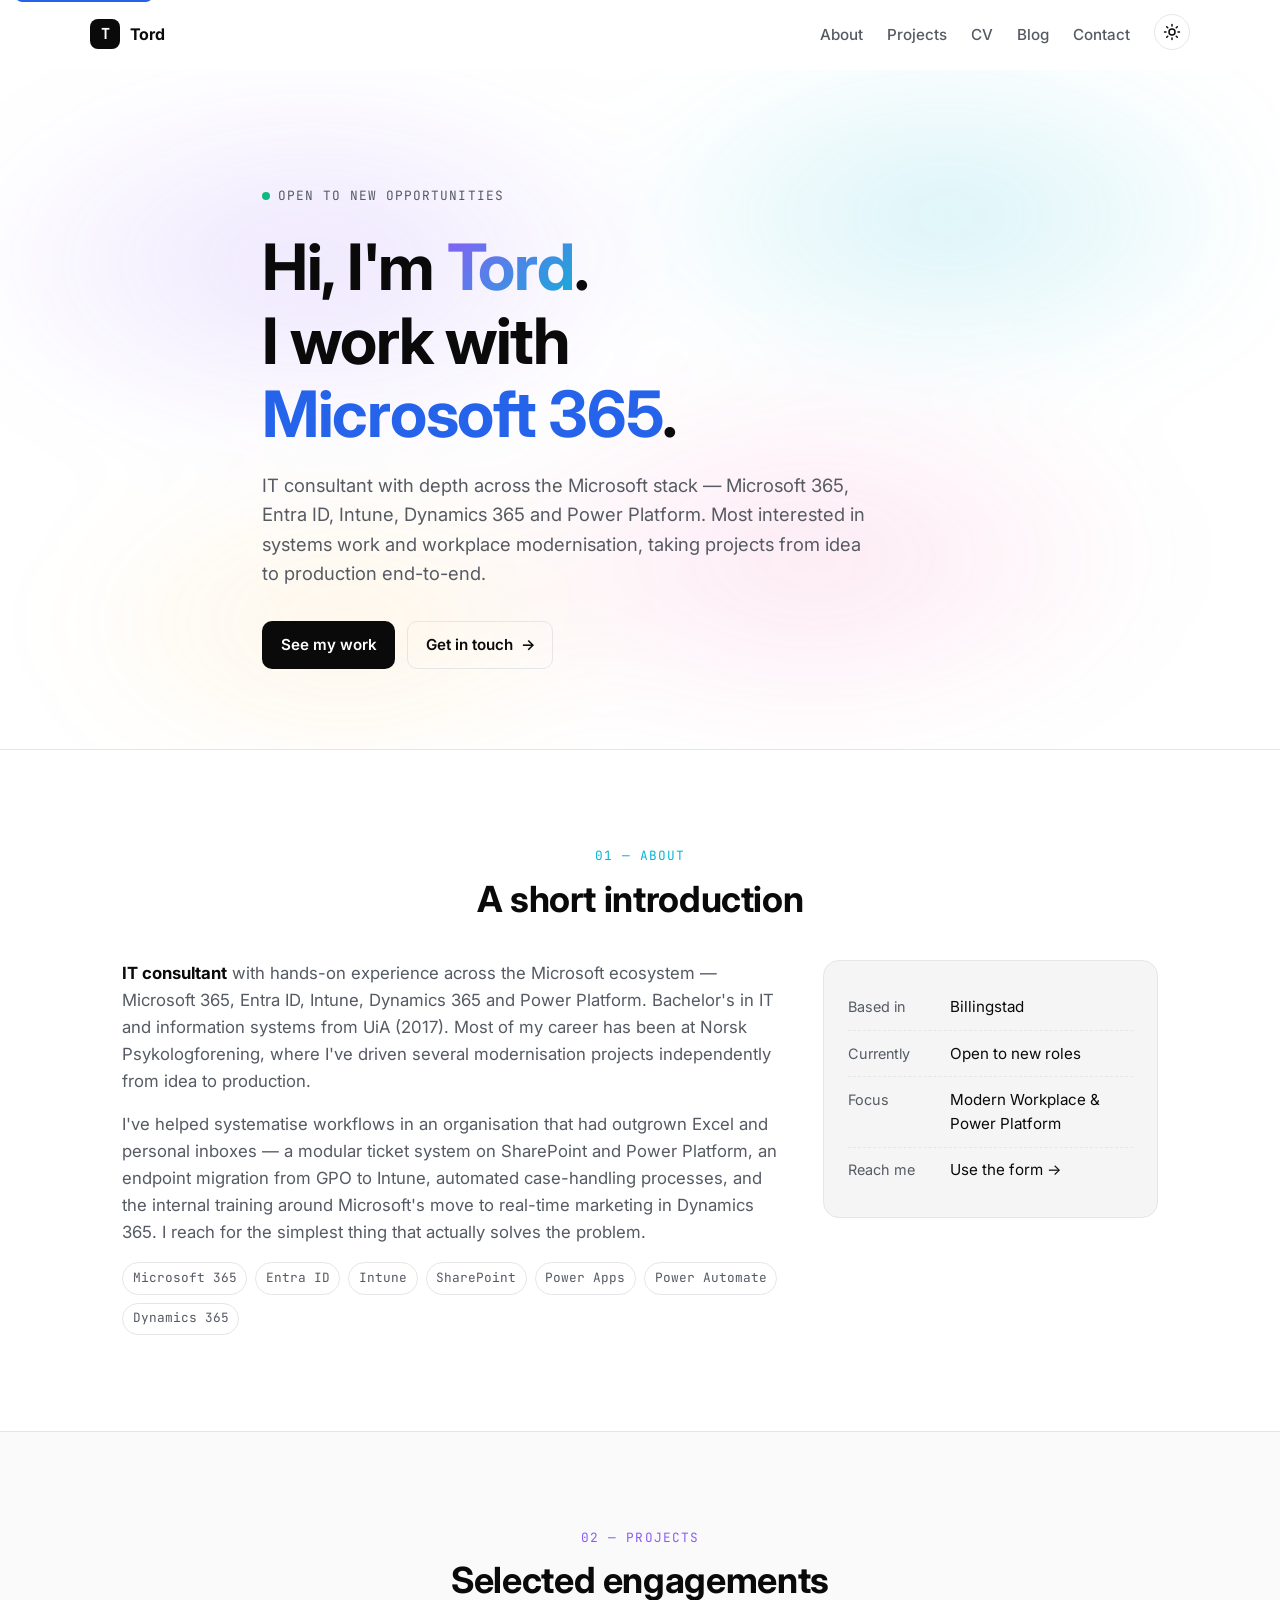
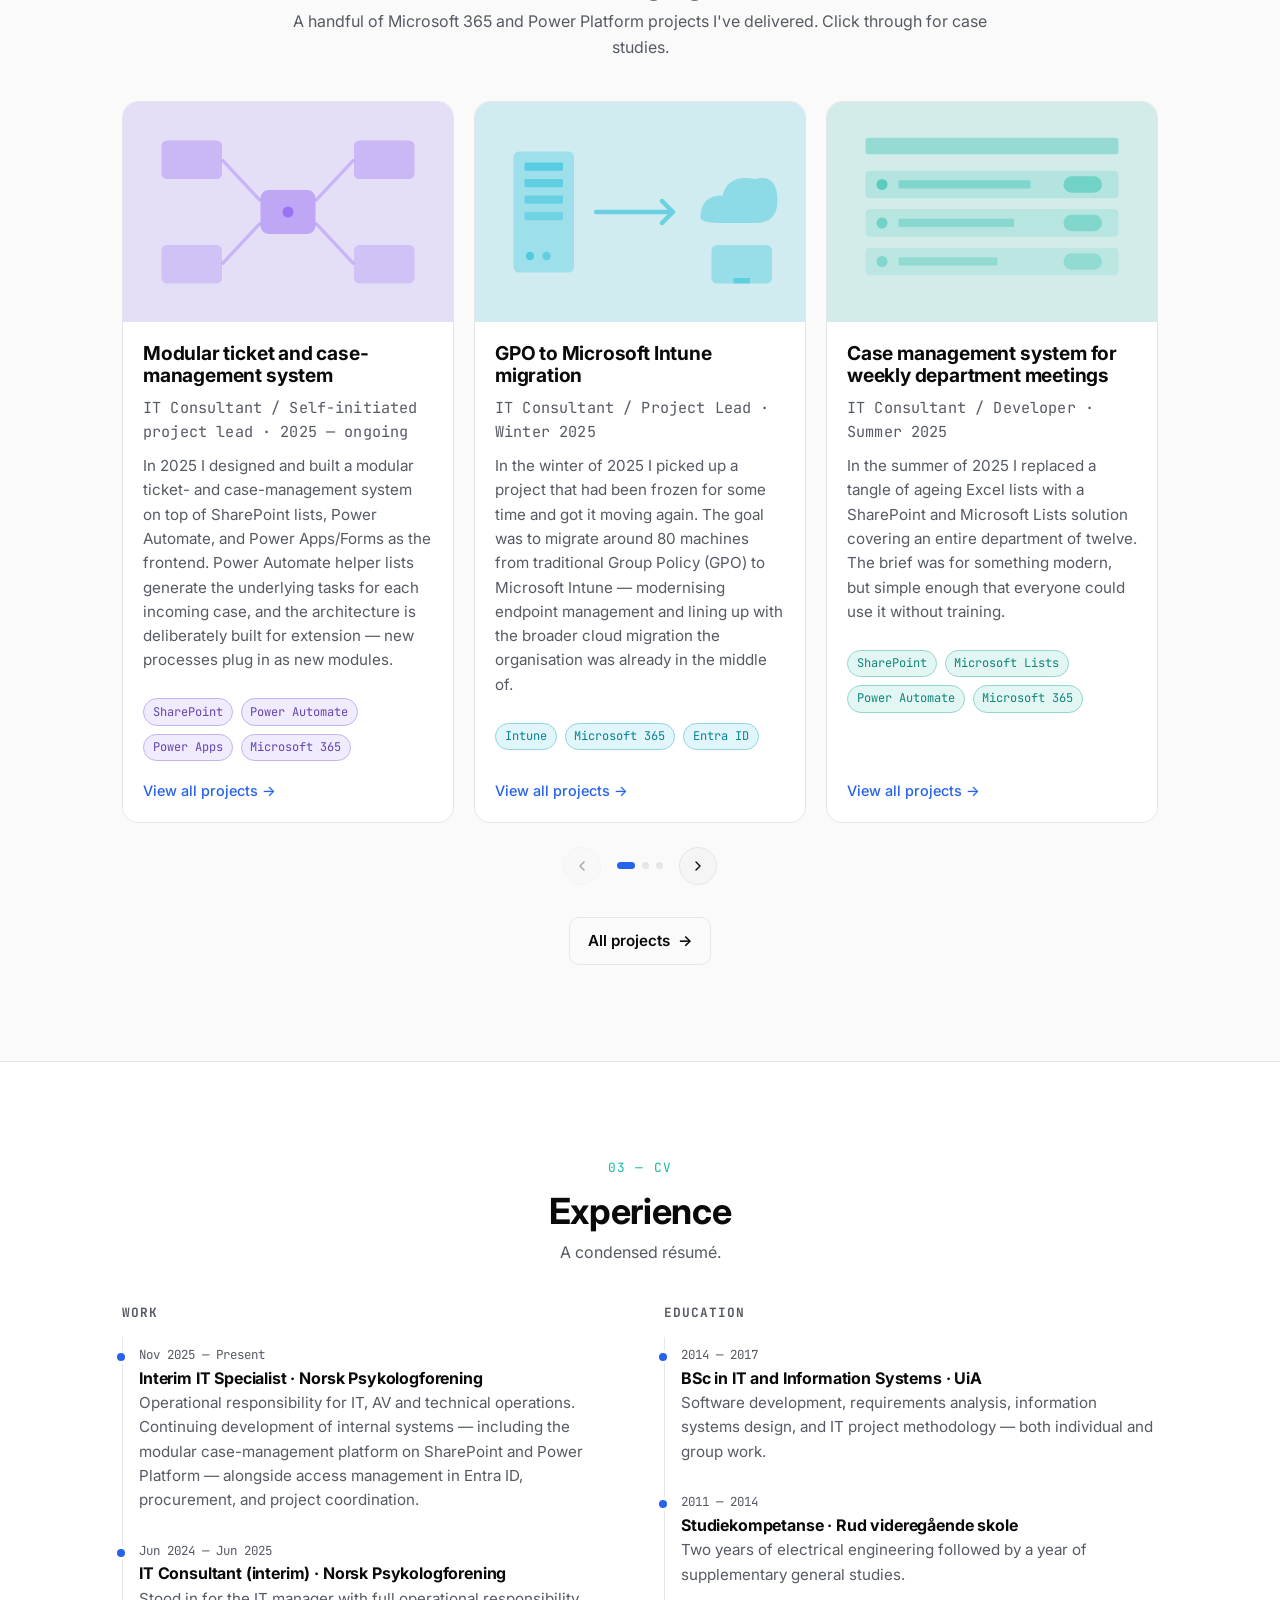
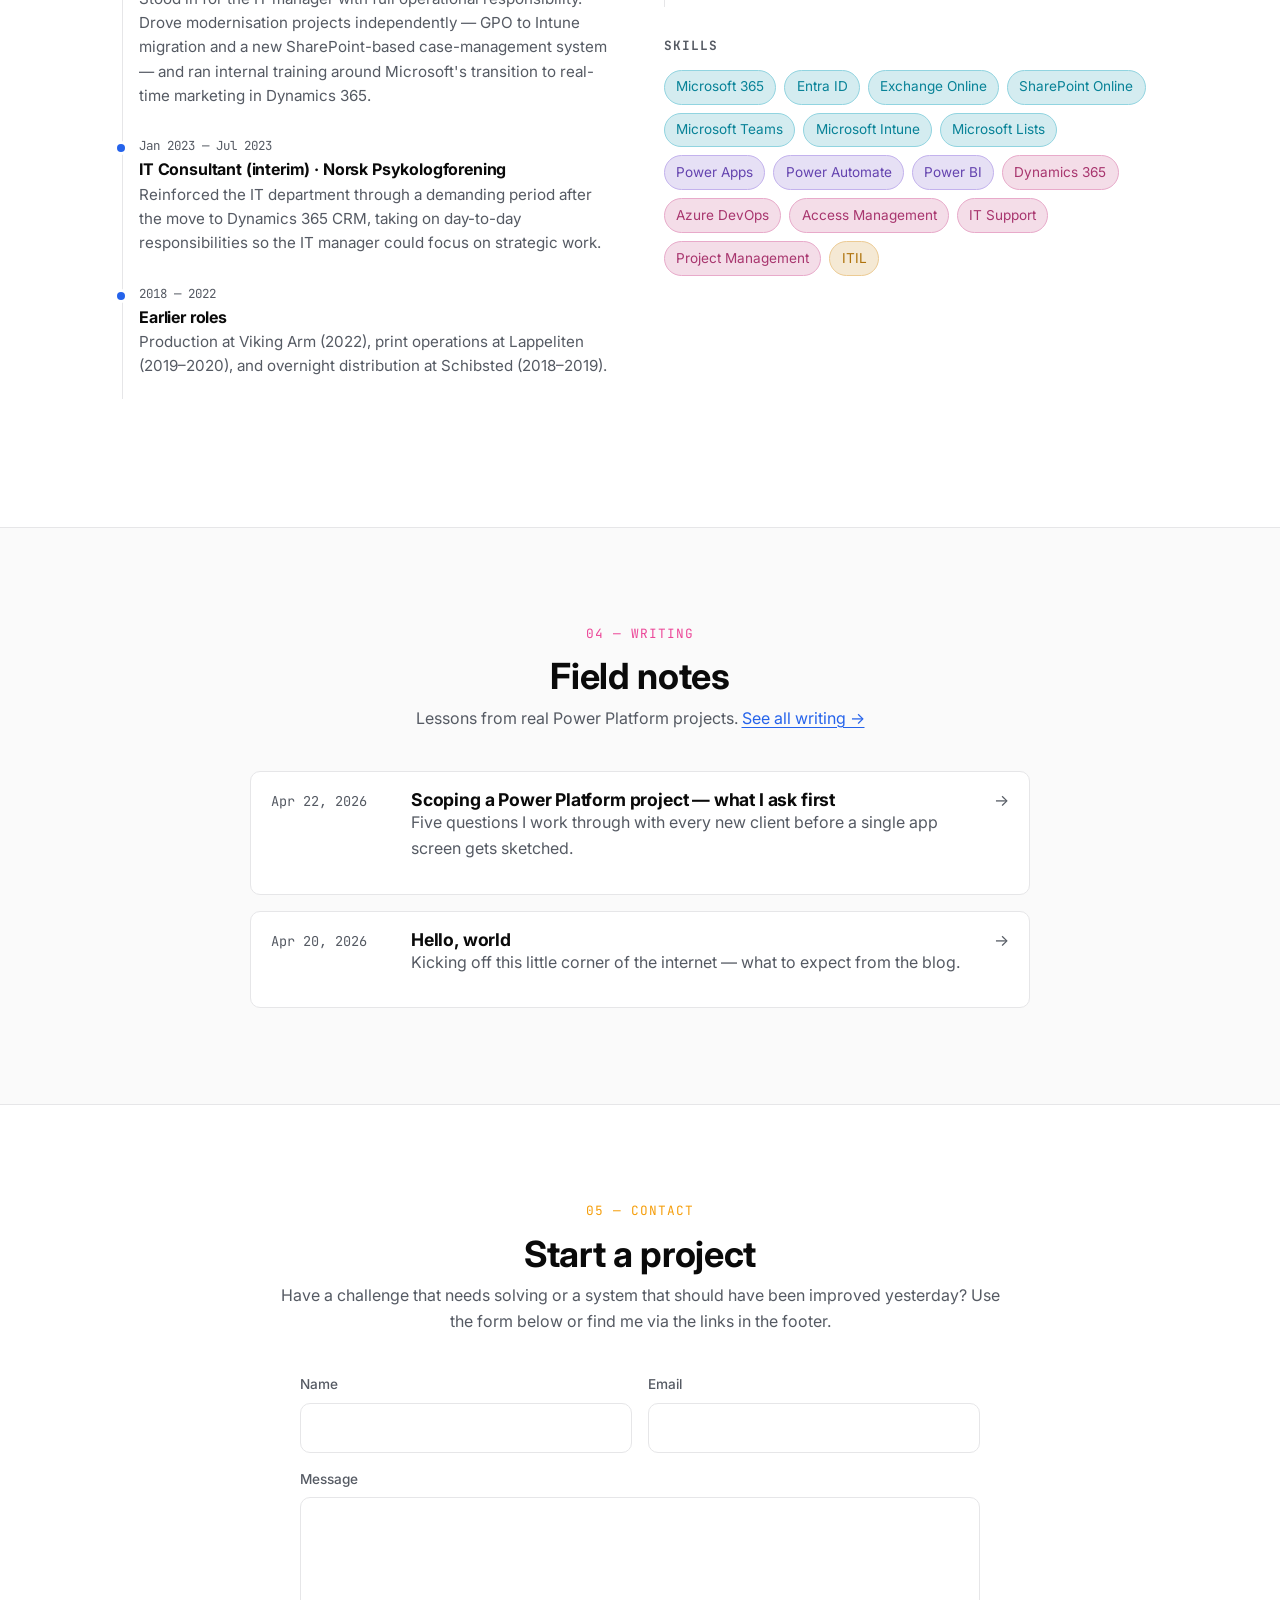
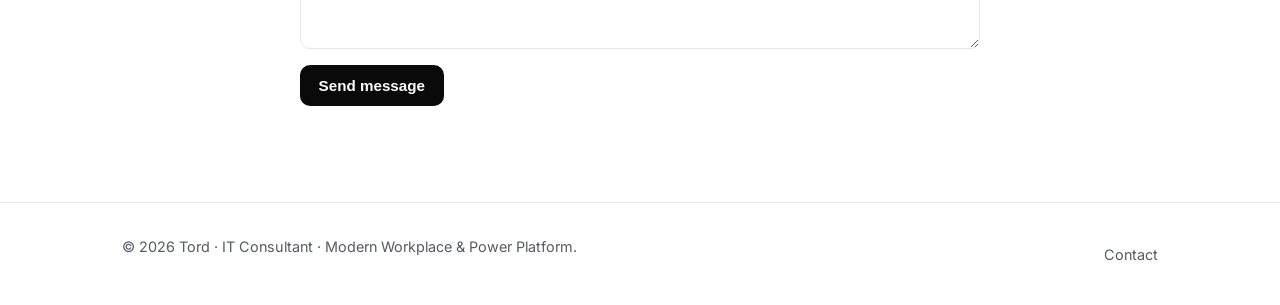
<file: index.html>
<!DOCTYPE html>
<html lang="en" data-theme="dark">
<head>
  <meta charset="UTF-8" />
  <meta name="viewport" content="width=device-width, initial-scale=1.0" />
  <meta name="description" content="Tord — IT consultant focused on the modern workplace and Power Platform. Microsoft 365, Entra ID, Intune, Dynamics 365, Power Apps, Power Automate, SharePoint." />
  <title>Tord — IT Consultant · Modern Workplace & Power Platform</title>
  <link rel="preconnect" href="https://fonts.googleapis.com" />
  <link rel="preconnect" href="https://fonts.gstatic.com" crossorigin />
  <link href="https://fonts.googleapis.com/css2?family=Inter:wght@400;500;600;700&family=JetBrains+Mono:wght@400;500&display=swap" rel="stylesheet" />
  <link rel="stylesheet" href="css/styles.css" />
</head>
<body>
  <a class="skip-link" href="#main">Skip to content</a>

  <header class="site-header" id="site-header">
    <nav class="nav container" aria-label="Primary">
      <a class="brand" href="#home">
        <span class="brand-mark">T</span>
        <span class="brand-name">Tord</span>
      </a>
      <button class="nav-toggle" aria-expanded="false" aria-controls="nav-menu" aria-label="Open menu">
        <span></span><span></span><span></span>
      </button>
      <ul class="nav-menu" id="nav-menu">
        <li><a href="#about">About</a></li>
        <li><a href="projects/index.html">Projects</a></li>
        <li><a href="#cv">CV</a></li>
        <li><a href="blog/index.html">Blog</a></li>
        <li><a href="#contact">Contact</a></li>
        <li>
          <button class="theme-toggle" id="theme-toggle" aria-label="Toggle theme" title="Toggle theme">
            <svg class="icon icon-sun" width="18" height="18" viewBox="0 0 24 24" fill="none" stroke="currentColor" stroke-width="2" stroke-linecap="round" stroke-linejoin="round" aria-hidden="true"><circle cx="12" cy="12" r="4"/><path d="M12 2v2M12 20v2M4.93 4.93l1.41 1.41M17.66 17.66l1.41 1.41M2 12h2M20 12h2M4.93 19.07l1.41-1.41M17.66 6.34l1.41-1.41"/></svg>
            <svg class="icon icon-moon" width="18" height="18" viewBox="0 0 24 24" fill="none" stroke="currentColor" stroke-width="2" stroke-linecap="round" stroke-linejoin="round" aria-hidden="true"><path d="M21 12.8A9 9 0 1 1 11.2 3a7 7 0 0 0 9.8 9.8z"/></svg>
          </button>
        </li>
      </ul>
    </nav>
  </header>

  <main id="main">

    <!-- HOME / HERO -->
    <section class="hero" id="home">
      <div class="container hero-inner">
        <p class="eyebrow"><span class="dot"></span> Open to new opportunities</p>
        <h1 class="hero-title">
          Hi, I'm <span class="accent">Tord</span>.<br />
          I work with<br />
          <span class="rotator" aria-live="polite" aria-atomic="true"><span class="rotator-text">Microsoft 365</span><span class="rotator-period">.</span></span>
        </h1>
        <p class="hero-sub">
          IT consultant with depth across the Microsoft stack — Microsoft 365, Entra ID,
          Intune, Dynamics 365 and Power Platform. Most interested in systems work and
          workplace modernisation, taking projects from idea to production end-to-end.
        </p>
        <div class="hero-cta">
          <a class="btn btn-primary" href="#projects">See my work</a>
          <a class="btn btn-ghost" href="#contact">Get in touch <span aria-hidden="true">→</span></a>
        </div>
      </div>
    </section>

    <!-- ABOUT -->
    <section class="section" id="about">
      <div class="container">
        <header class="section-head">
          <p class="section-kicker">01 — About</p>
          <h2 class="section-title">A short introduction</h2>
        </header>
        <div class="about-grid">
          <div class="about-text">
            <p>
              <strong>IT consultant</strong> with hands-on experience across the Microsoft
              ecosystem — Microsoft 365, Entra ID, Intune, Dynamics 365 and Power Platform.
              Bachelor's in IT and information systems from UiA (2017). Most of my career has
              been at Norsk Psykologforening, where I've driven several modernisation projects
              independently from idea to production.
            </p>
            <p>
              I've helped systematise workflows in an organisation that had outgrown Excel and
              personal inboxes — a modular ticket system on SharePoint and Power Platform, an
              endpoint migration from GPO to Intune, automated case-handling processes, and
              the internal training around Microsoft's move to real-time marketing in Dynamics
              365. I reach for the simplest thing that actually solves the problem.
            </p>
            <ul class="tag-list" aria-label="What I work on">
              <li>Microsoft 365</li>
              <li>Entra ID</li>
              <li>Intune</li>
              <li>SharePoint</li>
              <li>Power Apps</li>
              <li>Power Automate</li>
              <li>Dynamics 365</li>
            </ul>
          </div>
          <aside class="about-card">
            <dl class="facts">
              <div><dt>Based in</dt><dd>Billingstad</dd></div>
              <div><dt>Currently</dt><dd>Open to new roles</dd></div>
              <div><dt>Focus</dt><dd>Modern Workplace & Power Platform</dd></div>
              <div><dt>Reach me</dt><dd><a href="#contact">Use the form →</a></dd></div>
            </dl>
          </aside>
        </div>
      </div>
    </section>

    <!-- PROJECTS CAROUSEL -->
    <section class="section section-alt" id="projects">
      <div class="container">
        <header class="section-head">
          <p class="section-kicker">02 — Projects</p>
          <h2 class="section-title">Selected engagements</h2>
          <p class="section-lede">A handful of Microsoft 365 and Power Platform projects I've delivered. Click through for case studies.</p>
        </header>

        <div class="carousel-wrapper" id="projects-carousel">
          <div class="carousel-track-outer">
            <div class="carousel-track" aria-live="polite">
              <!-- Project cards injected by main.js from projects/projects.json -->
              <p class="muted" style="padding:1rem">Loading projects…</p>
            </div>
          </div>
          <div class="carousel-controls">
            <button class="carousel-btn carousel-btn-prev" aria-label="Previous projects">
              <svg width="16" height="16" viewBox="0 0 24 24" fill="none" stroke="currentColor" stroke-width="2" stroke-linecap="round" stroke-linejoin="round" aria-hidden="true"><polyline points="15 18 9 12 15 6"/></svg>
            </button>
            <div class="carousel-dots" role="tablist" aria-label="Project slides"></div>
            <button class="carousel-btn carousel-btn-next" aria-label="Next projects">
              <svg width="16" height="16" viewBox="0 0 24 24" fill="none" stroke="currentColor" stroke-width="2" stroke-linecap="round" stroke-linejoin="round" aria-hidden="true"><polyline points="9 18 15 12 9 6"/></svg>
            </button>
          </div>
        </div>

        <div class="carousel-footer">
          <a class="btn btn-ghost" href="projects/index.html">All projects <span aria-hidden="true">→</span></a>
        </div>
      </div>
    </section>

    <!-- CV -->
    <section class="section" id="cv">
      <div class="container">
        <header class="section-head">
          <p class="section-kicker">03 — CV</p>
          <h2 class="section-title">Experience</h2>
          <p class="section-lede">A condensed résumé.</p>
        </header>

        <div class="cv-grid">
          <div class="cv-column">
            <h3 class="cv-heading">Work</h3>
            <ol class="timeline">
              <li>
                <div class="timeline-when">Nov 2025 — Present</div>
                <div class="timeline-what">
                  <h4>Interim IT Specialist · Norsk Psykologforening</h4>
                  <p>Operational responsibility for IT, AV and technical operations. Continuing development of internal systems — including the modular case-management platform on SharePoint and Power Platform — alongside access management in Entra ID, procurement, and project coordination.</p>
                </div>
              </li>
              <li>
                <div class="timeline-when">Jun 2024 — Jun 2025</div>
                <div class="timeline-what">
                  <h4>IT Consultant (interim) · Norsk Psykologforening</h4>
                  <p>Stood in for the IT manager with full operational responsibility. Drove modernisation projects independently — GPO to Intune migration and a new SharePoint-based case-management system — and ran internal training around Microsoft's transition to real-time marketing in Dynamics 365.</p>
                </div>
              </li>
              <li>
                <div class="timeline-when">Jan 2023 — Jul 2023</div>
                <div class="timeline-what">
                  <h4>IT Consultant (interim) · Norsk Psykologforening</h4>
                  <p>Reinforced the IT department through a demanding period after the move to Dynamics 365 CRM, taking on day-to-day responsibilities so the IT manager could focus on strategic work.</p>
                </div>
              </li>
              <li>
                <div class="timeline-when">2018 — 2022</div>
                <div class="timeline-what">
                  <h4>Earlier roles</h4>
                  <p>Production at Viking Arm (2022), print operations at Lappeliten (2019–2020), and overnight distribution at Schibsted (2018–2019).</p>
                </div>
              </li>
            </ol>
          </div>

          <div class="cv-column">
            <h3 class="cv-heading">Education</h3>
            <ol class="timeline">
              <li>
                <div class="timeline-when">2014 — 2017</div>
                <div class="timeline-what">
                  <h4>BSc in IT and Information Systems · UiA</h4>
                  <p>Software development, requirements analysis, information systems design, and IT project methodology — both individual and group work.</p>
                </div>
              </li>
              <li>
                <div class="timeline-when">2011 — 2014</div>
                <div class="timeline-what">
                  <h4>Studiekompetanse · Rud videregående skole</h4>
                  <p>Two years of electrical engineering followed by a year of supplementary general studies.</p>
                </div>
              </li>
            </ol>

            <h3 class="cv-heading">Skills</h3>
            <div class="skills">
              <span class="chip" data-group="m365">Microsoft 365</span>
              <span class="chip" data-group="m365">Entra ID</span>
              <span class="chip" data-group="m365">Exchange Online</span>
              <span class="chip" data-group="m365">SharePoint Online</span>
              <span class="chip" data-group="m365">Microsoft Teams</span>
              <span class="chip" data-group="m365">Microsoft Intune</span>
              <span class="chip" data-group="m365">Microsoft Lists</span>
              <span class="chip" data-group="platform">Power Apps</span>
              <span class="chip" data-group="platform">Power Automate</span>
              <span class="chip" data-group="platform">Power BI</span>
              <span class="chip" data-group="delivery">Dynamics 365</span>
              <span class="chip" data-group="delivery">Azure DevOps</span>
              <span class="chip" data-group="delivery">Access Management</span>
              <span class="chip" data-group="delivery">IT Support</span>
              <span class="chip" data-group="delivery">Project Management</span>
              <span class="chip" data-group="method">ITIL</span>
            </div>
          </div>
        </div>
      </div>
    </section>

    <!-- BLOG TEASER -->
    <section class="section section-alt" id="blog">
      <div class="container">
        <header class="section-head">
          <p class="section-kicker">04 — Writing</p>
          <h2 class="section-title">Field notes</h2>
          <p class="section-lede">Lessons from real Power Platform projects. <a href="blog/index.html" class="inline-link">See all writing →</a></p>
        </header>
        <div class="posts-list" id="home-posts" aria-live="polite">
          <!-- filled by js/blog.js -->
          <p class="muted">Loading posts…</p>
        </div>
      </div>
    </section>

    <!-- CONTACT -->
    <section class="section" id="contact">
      <div class="container">
        <header class="section-head">
          <p class="section-kicker">05 — Contact</p>
          <h2 class="section-title">Start a project</h2>
          <p class="section-lede">Have a challenge that needs solving or a system that should have been improved yesterday? Use the form below or find me via the links in the footer.</p>
        </header>

        <form class="contact-form" id="contact-form" action="https://formspree.io/f/xkokypel" method="POST" novalidate>
          <div class="field">
            <label for="name">Name</label>
            <input type="text" id="name" name="name" autocomplete="name" required />
          </div>
          <div class="field">
            <label for="email">Email</label>
            <input type="email" id="email" name="email" autocomplete="email" required />
          </div>
          <div class="field field-wide">
            <label for="message">Message</label>
            <textarea id="message" name="message" rows="5" required></textarea>
          </div>
          <!-- honeypot -->
          <div class="hp" aria-hidden="true">
            <label for="website">Website</label>
            <input type="text" id="website" name="website" tabindex="-1" autocomplete="off" />
          </div>
          <div class="field-wide form-actions">
            <button type="submit" class="btn btn-primary">Send message</button>
            <p class="form-status" id="form-status" role="status"></p>
          </div>
        </form>
      </div>
    </section>
  </main>

  <footer class="site-footer">
    <div class="container footer-inner">
      <p>© <span id="year"></span> Tord · IT Consultant · Modern Workplace & Power Platform.</p>
      <ul class="socials" aria-label="Social links">
        <li><a href="#contact" aria-label="Contact">Contact</a></li>
      </ul>
    </div>
  </footer>

  <script src="js/projects-data.js"></script>
  <script src="blog/posts/blog-data.js"></script>
  <script src="js/main.js" defer></script>
  <script src="js/blog.js" defer></script>
</body>
</html>
</file>
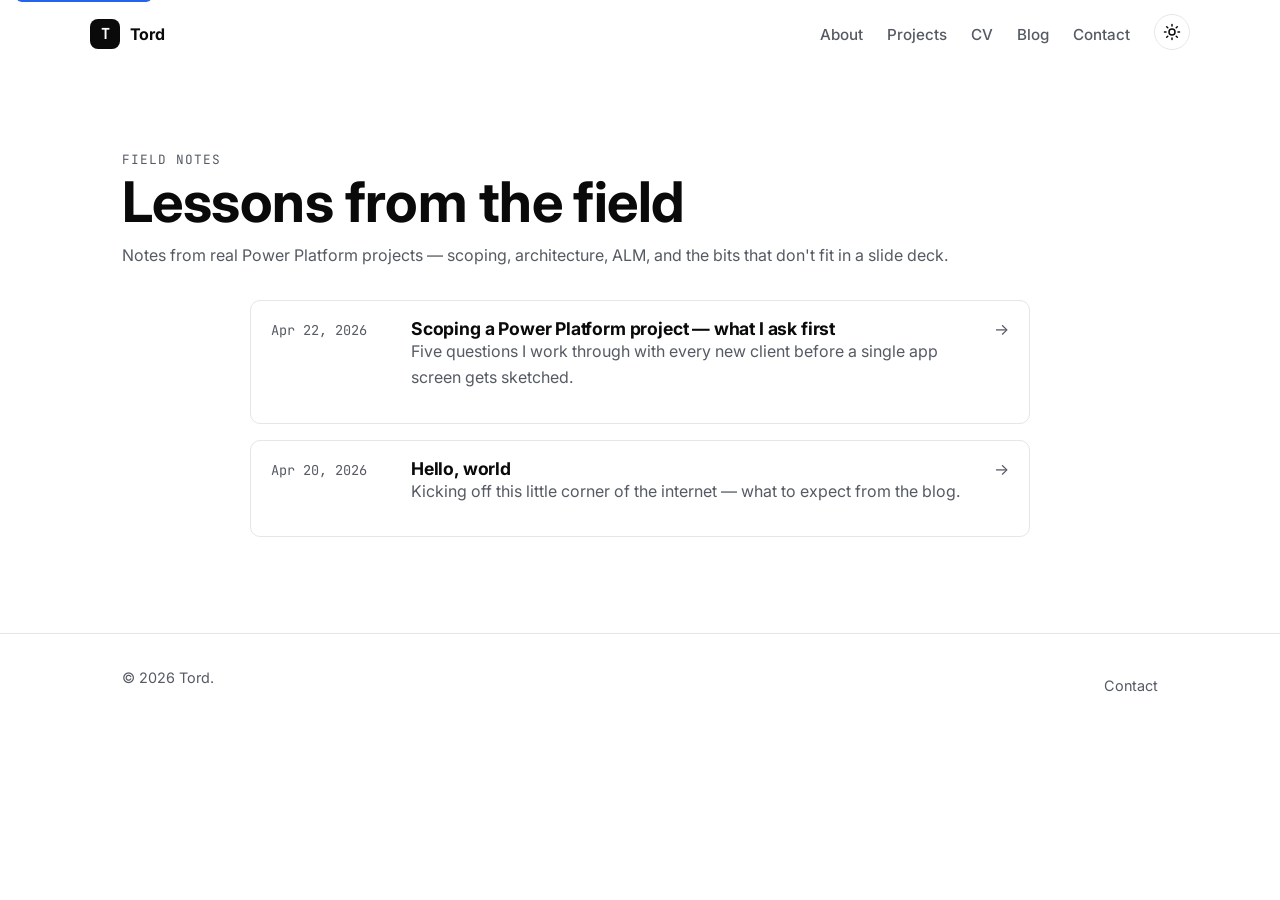
<file: blog/index.html>
<!DOCTYPE html>
<html lang="en" data-theme="dark">
<head>
  <meta charset="UTF-8" />
  <meta name="viewport" content="width=device-width, initial-scale=1.0" />
  <meta name="description" content="Tord — field notes from Power Platform consulting projects." />
  <title>Field Notes — Tord</title>
  <link rel="preconnect" href="https://fonts.googleapis.com" />
  <link rel="preconnect" href="https://fonts.gstatic.com" crossorigin />
  <link href="https://fonts.googleapis.com/css2?family=Inter:wght@400;500;600;700&family=JetBrains+Mono:wght@400;500&display=swap" rel="stylesheet" />
  <link rel="stylesheet" href="../css/styles.css" />
</head>
<body>
  <a class="skip-link" href="#main">Skip to content</a>

  <header class="site-header" id="site-header">
    <nav class="nav container" aria-label="Primary">
      <a class="brand" href="../index.html">
        <span class="brand-mark">T</span>
        <span class="brand-name">Tord</span>
      </a>
      <button class="nav-toggle" aria-expanded="false" aria-controls="nav-menu" aria-label="Open menu">
        <span></span><span></span><span></span>
      </button>
      <ul class="nav-menu" id="nav-menu">
        <li><a href="../index.html#about">About</a></li>
        <li><a href="../index.html#projects">Projects</a></li>
        <li><a href="../index.html#cv">CV</a></li>
        <li><a href="index.html" aria-current="page">Blog</a></li>
        <li><a href="../index.html#contact">Contact</a></li>
        <li>
          <button class="theme-toggle" id="theme-toggle" aria-label="Toggle theme" title="Toggle theme">
            <svg class="icon icon-sun" width="18" height="18" viewBox="0 0 24 24" fill="none" stroke="currentColor" stroke-width="2" stroke-linecap="round" stroke-linejoin="round" aria-hidden="true"><circle cx="12" cy="12" r="4"/><path d="M12 2v2M12 20v2M4.93 4.93l1.41 1.41M17.66 17.66l1.41 1.41M2 12h2M20 12h2M4.93 19.07l1.41-1.41M17.66 6.34l1.41-1.41"/></svg>
            <svg class="icon icon-moon" width="18" height="18" viewBox="0 0 24 24" fill="none" stroke="currentColor" stroke-width="2" stroke-linecap="round" stroke-linejoin="round" aria-hidden="true"><path d="M21 12.8A9 9 0 1 1 11.2 3a7 7 0 0 0 9.8 9.8z"/></svg>
          </button>
        </li>
      </ul>
    </nav>
  </header>

  <main id="main">
    <section class="blog-hero">
      <div class="container">
        <p class="section-kicker">Field notes</p>
        <h1>Lessons from the field</h1>
        <p>Notes from real Power Platform projects — scoping, architecture, ALM, and the bits that don't fit in a slide deck.</p>
      </div>
    </section>

    <section class="section" style="border-top: 0; padding-top: 0;">
      <div class="container">
        <div class="posts-list" id="blog-list">
          <p class="muted">Loading posts…</p>
        </div>
      </div>
    </section>
  </main>

  <footer class="site-footer">
    <div class="container footer-inner">
      <p>© <span id="year"></span> Tord.</p>
      <ul class="socials">
        <li><a href="../index.html#contact">Contact</a></li>
      </ul>
    </div>
  </footer>

  <script src="posts/blog-data.js"></script>
  <script src="../js/main.js" defer></script>
  <script src="../js/blog.js" defer></script>
</body>
</html>
</file>
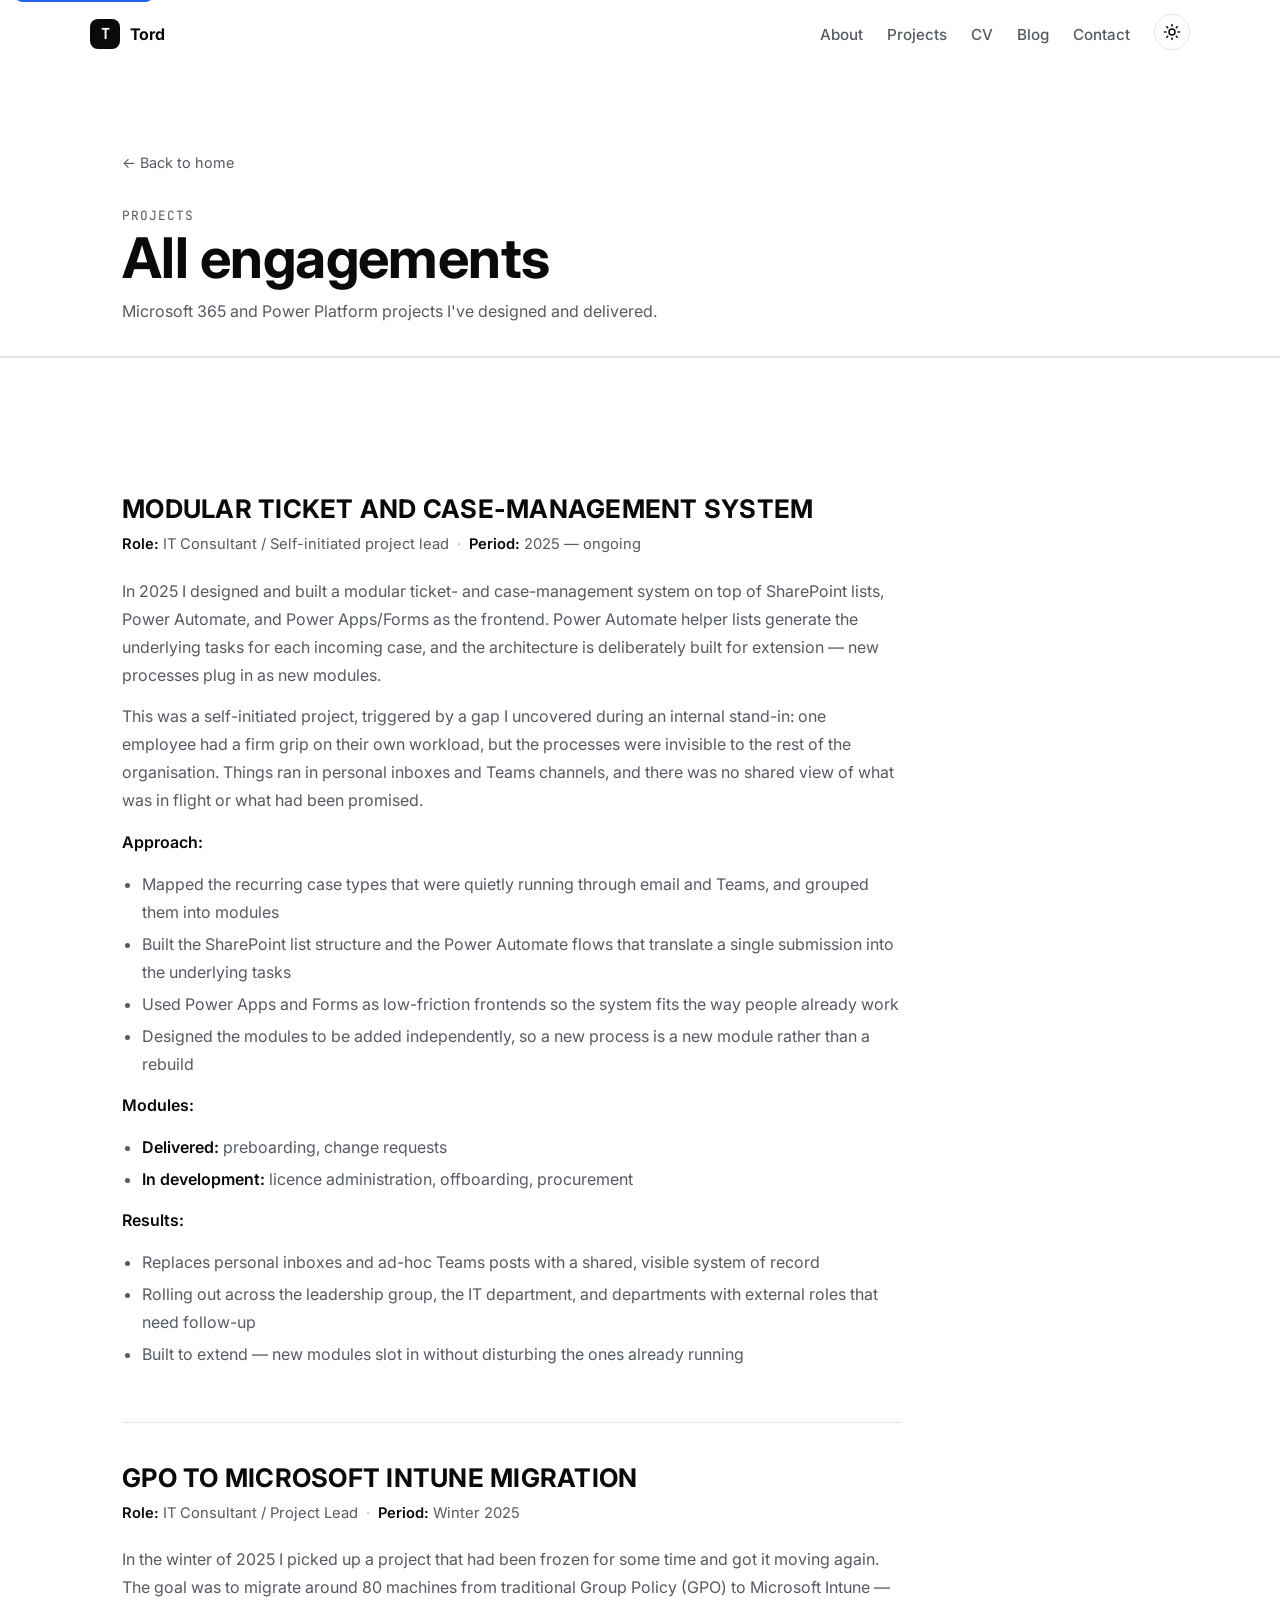
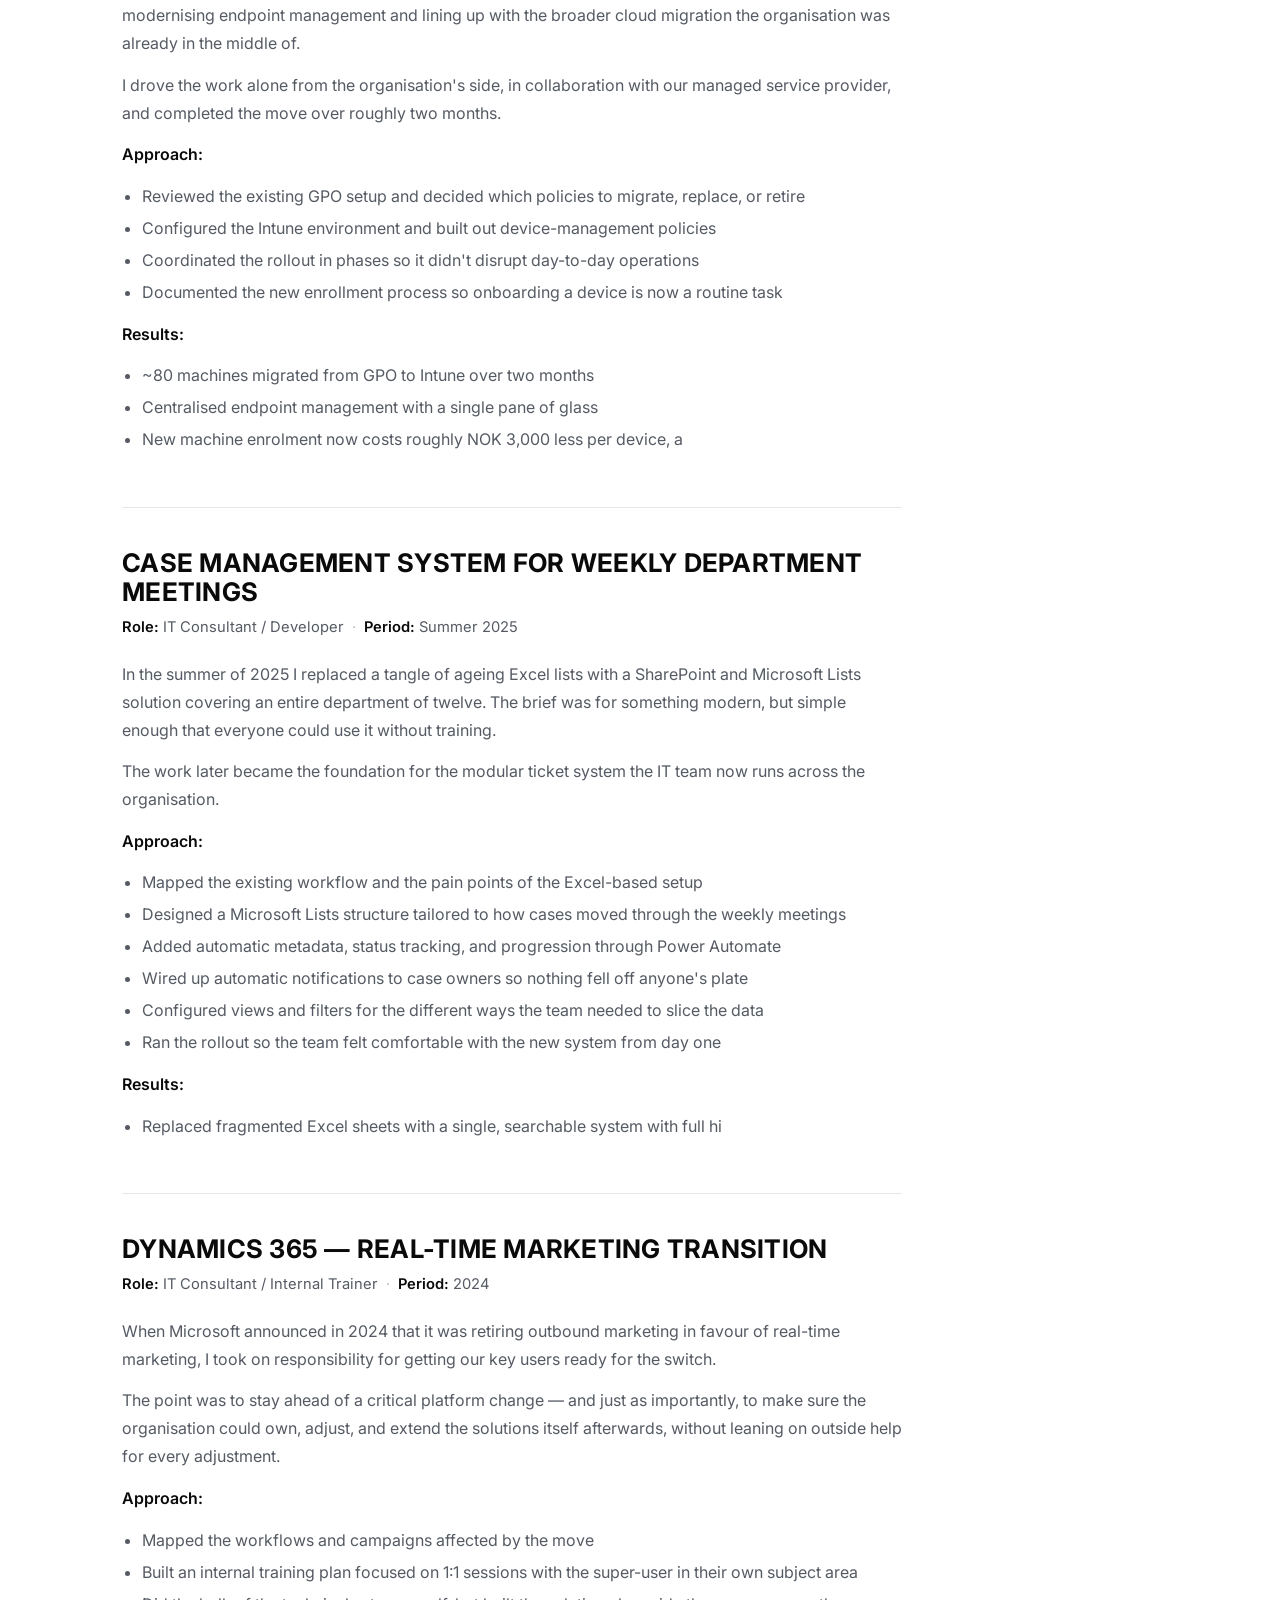
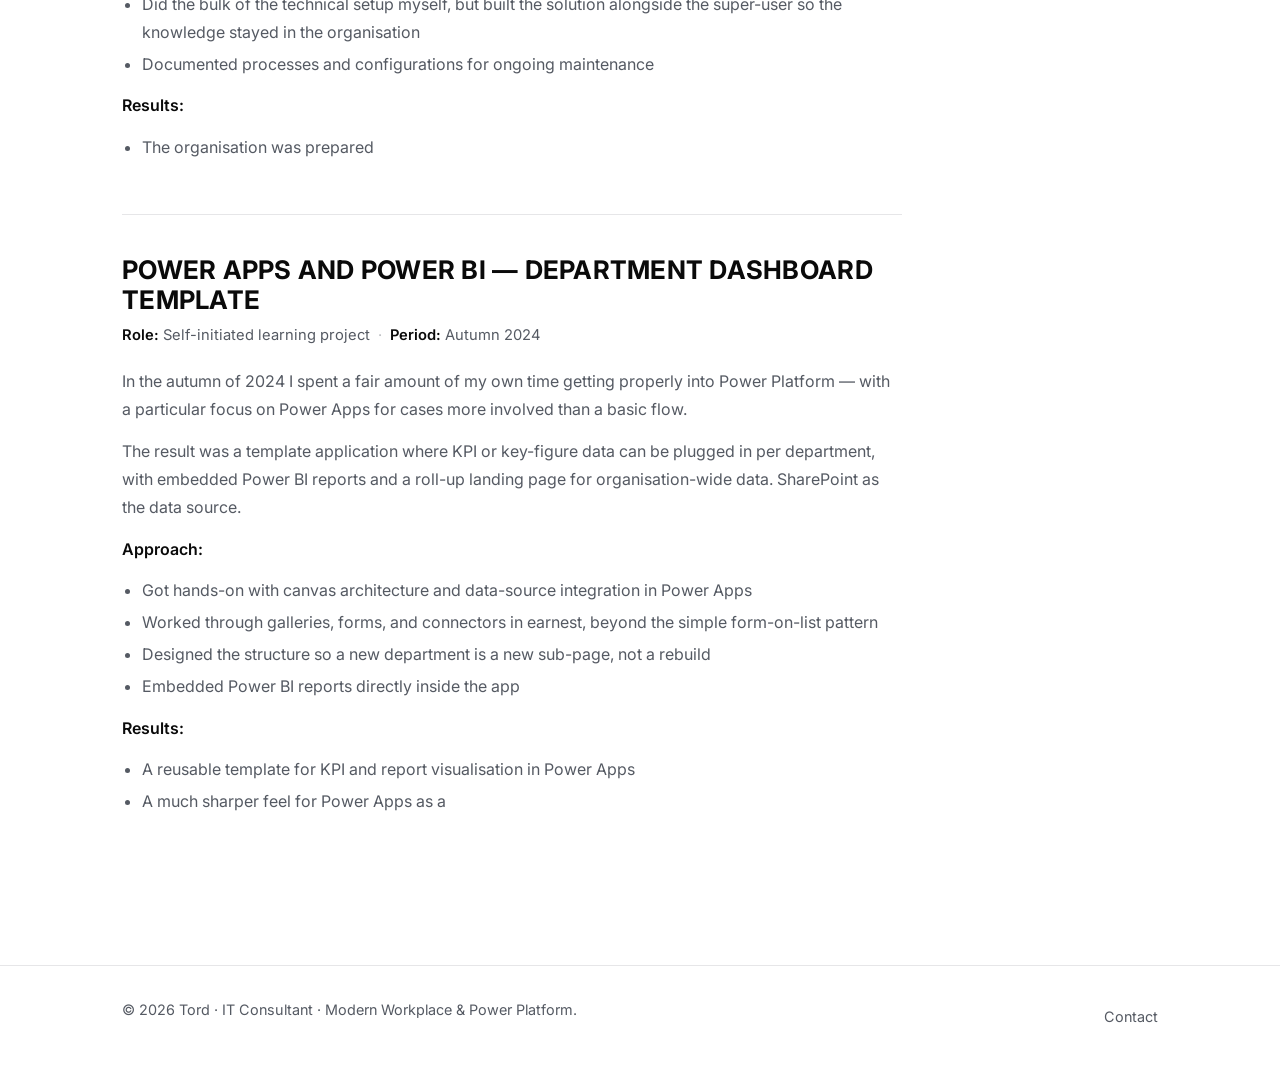
<file: projects/index.html>
<!DOCTYPE html>
<html lang="en" data-theme="dark">
<head>
  <meta charset="UTF-8" />
  <meta name="viewport" content="width=device-width, initial-scale=1.0" />
  <meta name="description" content="Selected projects by Tord — modular ticket and case-management on SharePoint and Power Platform, GPO to Intune migration, Dynamics 365 real-time marketing transition, Power Apps and Power BI templates." />
  <title>Projects — Tord</title>
  <link rel="preconnect" href="https://fonts.googleapis.com" />
  <link rel="preconnect" href="https://fonts.gstatic.com" crossorigin />
  <link href="https://fonts.googleapis.com/css2?family=Inter:wght@400;500;600;700&family=JetBrains+Mono:wght@400;500&display=swap" rel="stylesheet" />
  <link rel="stylesheet" href="../css/styles.css" />
</head>
<body>
  <a class="skip-link" href="#main">Skip to content</a>

  <header class="site-header" id="site-header">
    <nav class="nav container" aria-label="Primary">
      <a class="brand" href="../index.html">
        <span class="brand-mark">T</span>
        <span class="brand-name">Tord</span>
      </a>
      <button class="nav-toggle" aria-expanded="false" aria-controls="nav-menu" aria-label="Open menu">
        <span></span><span></span><span></span>
      </button>
      <ul class="nav-menu" id="nav-menu">
        <li><a href="../index.html#about">About</a></li>
        <li><a href="index.html" aria-current="page">Projects</a></li>
        <li><a href="../index.html#cv">CV</a></li>
        <li><a href="../blog/index.html">Blog</a></li>
        <li><a href="../index.html#contact">Contact</a></li>
        <li>
          <button class="theme-toggle" id="theme-toggle" aria-label="Toggle theme" title="Toggle theme">
            <svg class="icon icon-sun" width="18" height="18" viewBox="0 0 24 24" fill="none" stroke="currentColor" stroke-width="2" stroke-linecap="round" stroke-linejoin="round" aria-hidden="true"><circle cx="12" cy="12" r="4"/><path d="M12 2v2M12 20v2M4.93 4.93l1.41 1.41M17.66 17.66l1.41 1.41M2 12h2M20 12h2M4.93 19.07l1.41-1.41M17.66 6.34l1.41-1.41"/></svg>
            <svg class="icon icon-moon" width="18" height="18" viewBox="0 0 24 24" fill="none" stroke="currentColor" stroke-width="2" stroke-linecap="round" stroke-linejoin="round" aria-hidden="true"><path d="M21 12.8A9 9 0 1 1 11.2 3a7 7 0 0 0 9.8 9.8z"/></svg>
          </button>
        </li>
      </ul>
    </nav>
  </header>

  <main id="main">

    <div class="projects-hero">
      <div class="container">
        <a class="back-link" href="../index.html">← Back to home</a>
        <p class="section-kicker">Projects</p>
        <h1>All engagements</h1>
        <p>Microsoft 365 and Power Platform projects I've designed and delivered.</p>
      </div>
    </div>

    <section class="section">
      <div class="container">

        <!-- Filter bar hidden for now — uncomment to re-enable
        <div class="filter-bar" id="filter-bar" role="group" aria-label="Filter by technology"></div>
        -->

        <!-- Project entries — injected by projects.js from js/projects-data.js -->
        <div class="projects-list-doc" id="projects-list" aria-live="polite">
          <p class="muted">Loading projects…</p>
        </div>

        <!-- Add a project: create a new .md file in projects/posts/, run `python build-projects.py`, and reload the page. -->

      </div>
    </section>

  </main>

  <footer class="site-footer">
    <div class="container footer-inner">
      <p>© <span id="year"></span> Tord · IT Consultant · Modern Workplace & Power Platform.</p>
      <ul class="socials" aria-label="Social links">
        <li><a href="../index.html#contact" aria-label="Contact">Contact</a></li>
      </ul>
    </div>
  </footer>

  <script src="../js/projects-data.js"></script>
  <script src="../js/main.js" defer></script>
  <script src="../js/projects.js" defer></script>
</body>
</html>
</file>
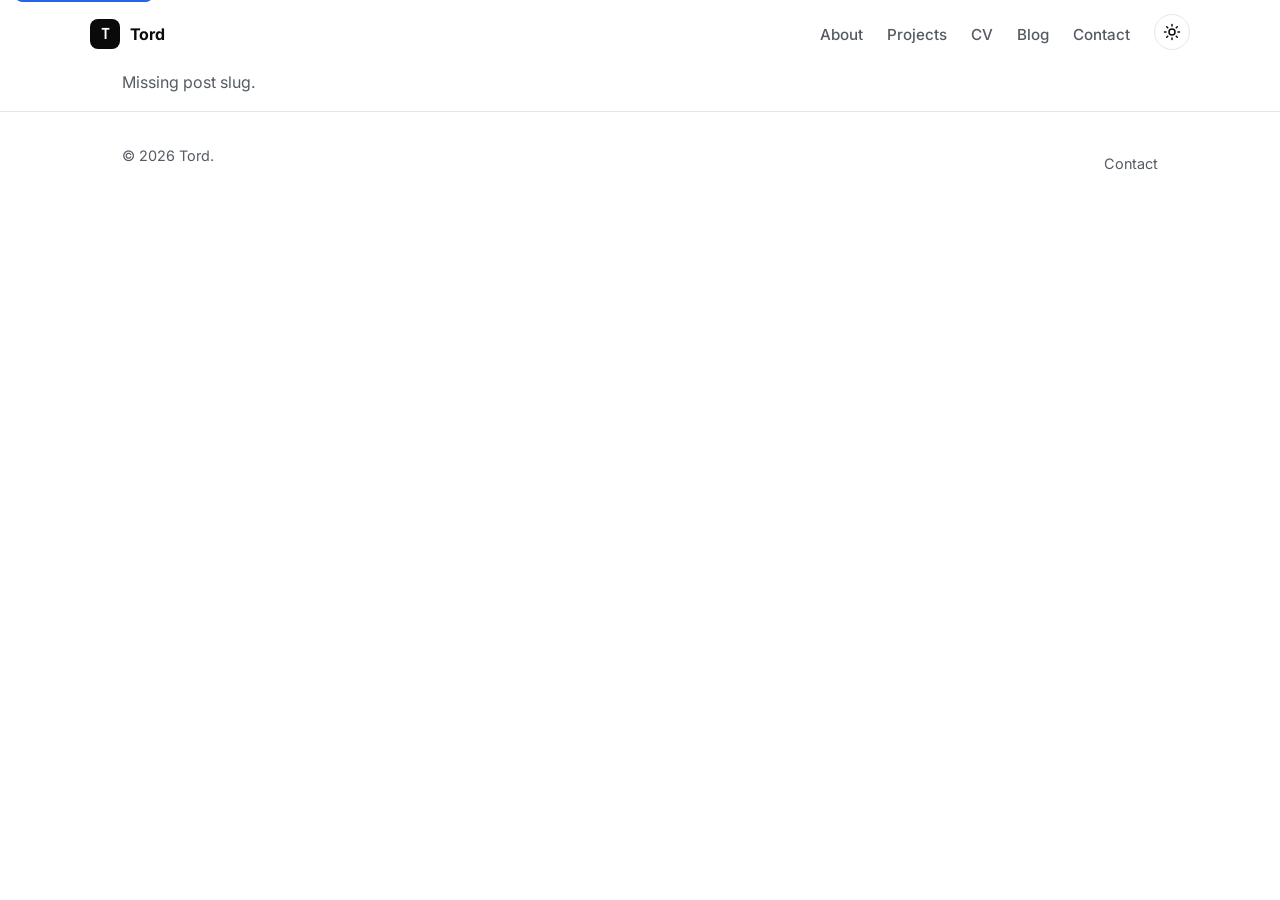
<file: blog/post.html>
<!DOCTYPE html>
<html lang="en" data-theme="dark">
<head>
  <meta charset="UTF-8" />
  <meta name="viewport" content="width=device-width, initial-scale=1.0" />
  <title>Post — Tord</title>
  <link rel="preconnect" href="https://fonts.googleapis.com" />
  <link rel="preconnect" href="https://fonts.gstatic.com" crossorigin />
  <link href="https://fonts.googleapis.com/css2?family=Inter:wght@400;500;600;700&family=JetBrains+Mono:wght@400;500&display=swap" rel="stylesheet" />
  <link rel="stylesheet" href="../css/styles.css" />
</head>
<body>
  <a class="skip-link" href="#main">Skip to content</a>

  <header class="site-header" id="site-header">
    <nav class="nav container" aria-label="Primary">
      <a class="brand" href="../index.html">
        <span class="brand-mark">T</span>
        <span class="brand-name">Tord</span>
      </a>
      <button class="nav-toggle" aria-expanded="false" aria-controls="nav-menu" aria-label="Open menu">
        <span></span><span></span><span></span>
      </button>
      <ul class="nav-menu" id="nav-menu">
        <li><a href="../index.html#about">About</a></li>
        <li><a href="../index.html#projects">Projects</a></li>
        <li><a href="../index.html#cv">CV</a></li>
        <li><a href="index.html">Blog</a></li>
        <li><a href="../index.html#contact">Contact</a></li>
        <li>
          <button class="theme-toggle" id="theme-toggle" aria-label="Toggle theme" title="Toggle theme">
            <svg class="icon icon-sun" width="18" height="18" viewBox="0 0 24 24" fill="none" stroke="currentColor" stroke-width="2" stroke-linecap="round" stroke-linejoin="round" aria-hidden="true"><circle cx="12" cy="12" r="4"/><path d="M12 2v2M12 20v2M4.93 4.93l1.41 1.41M17.66 17.66l1.41 1.41M2 12h2M20 12h2M4.93 19.07l1.41-1.41M17.66 6.34l1.41-1.41"/></svg>
            <svg class="icon icon-moon" width="18" height="18" viewBox="0 0 24 24" fill="none" stroke="currentColor" stroke-width="2" stroke-linecap="round" stroke-linejoin="round" aria-hidden="true"><path d="M21 12.8A9 9 0 1 1 11.2 3a7 7 0 0 0 9.8 9.8z"/></svg>
          </button>
        </li>
      </ul>
    </nav>
  </header>

  <main id="main">
    <div class="container">
      <div id="post"><p class="muted">Loading…</p></div>
    </div>
  </main>

  <footer class="site-footer">
    <div class="container footer-inner">
      <p>© <span id="year"></span> Tord.</p>
      <ul class="socials">
        <li><a href="../index.html#contact">Contact</a></li>
      </ul>
    </div>
  </footer>

  <script src="posts/blog-data.js"></script>
  <script src="../js/main.js" defer></script>
  <script src="../js/blog.js" defer></script>
</body>
</html>
</file>
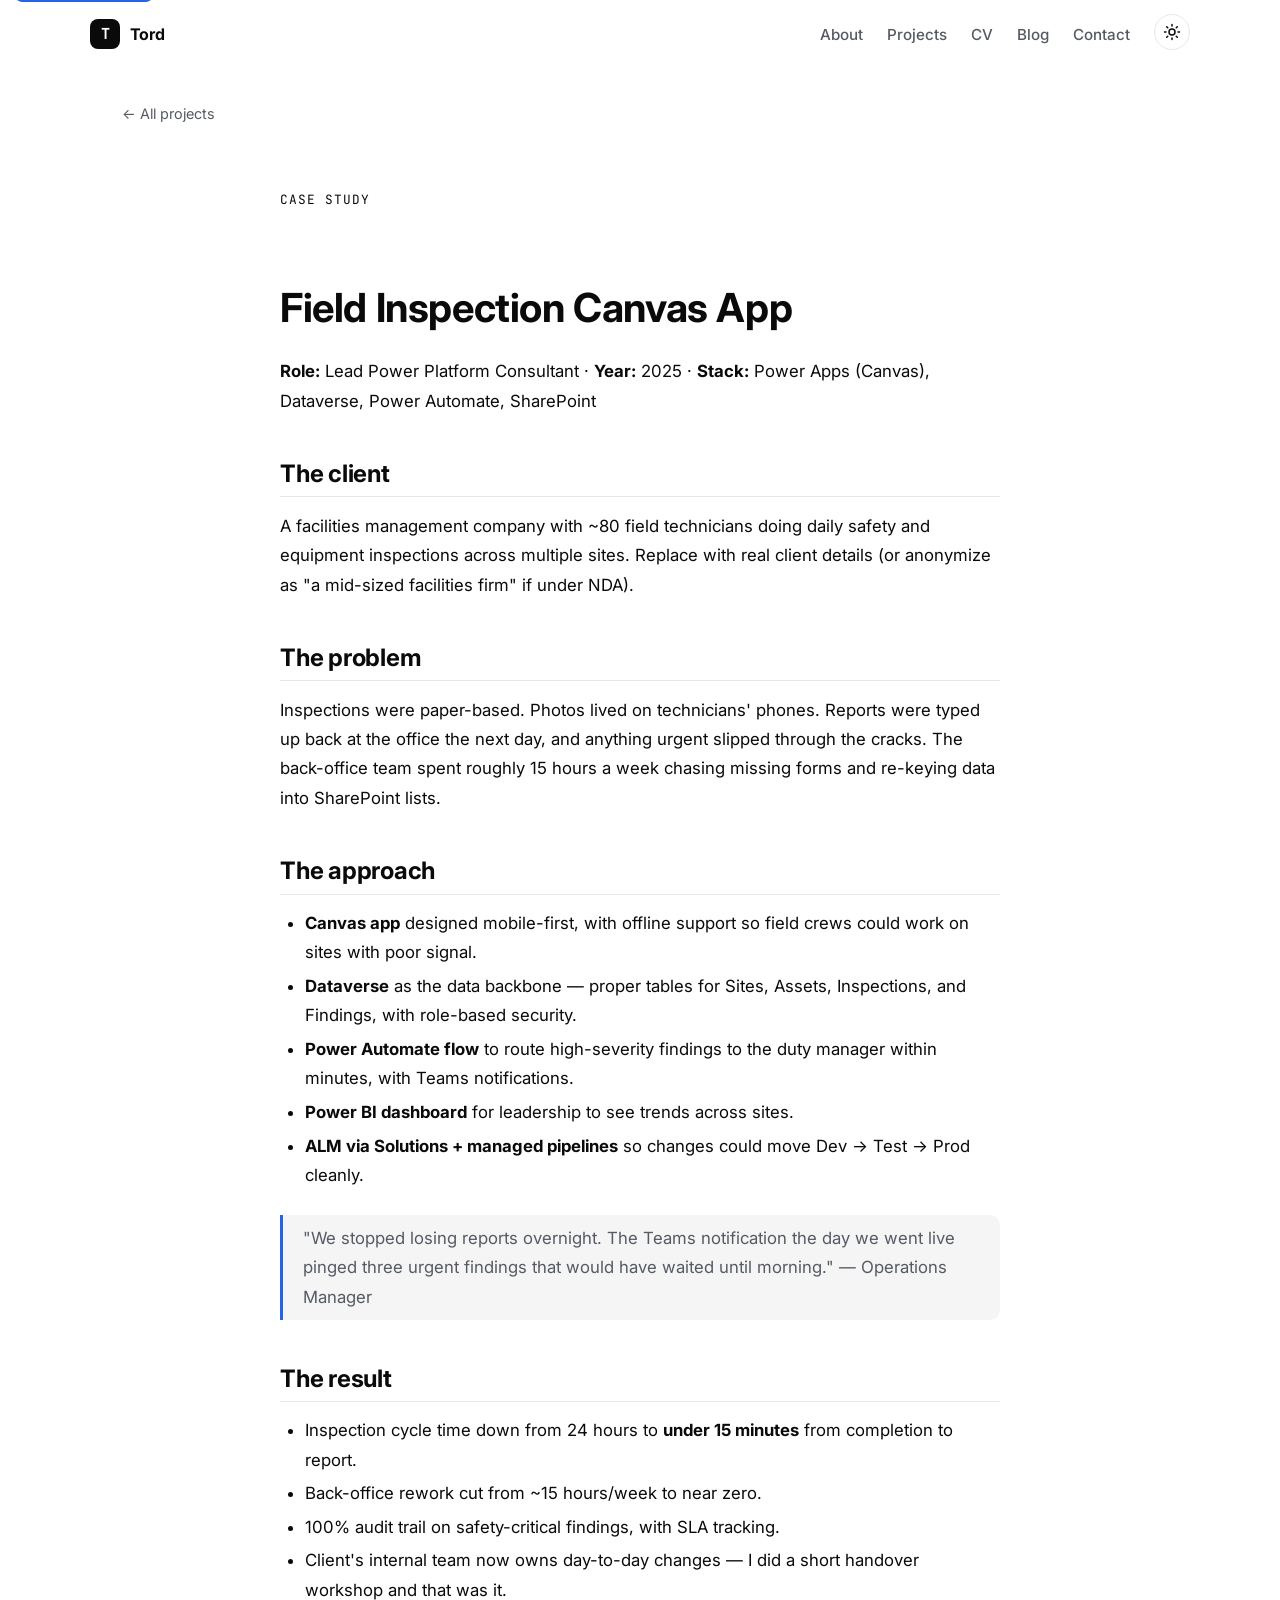
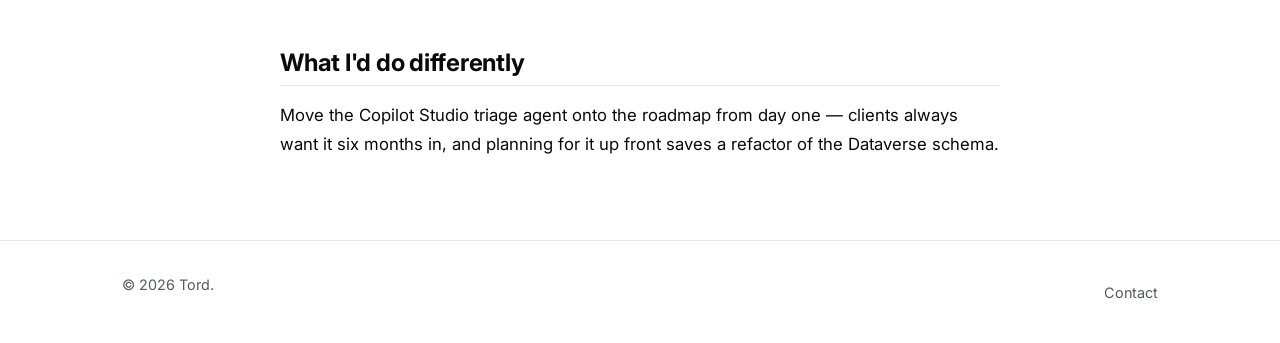
<file: projects/sample-project.html>
<!DOCTYPE html>
<html lang="en" data-theme="dark">
<head>
  <meta charset="UTF-8" />
  <meta name="viewport" content="width=device-width, initial-scale=1.0" />
  <title>Field Inspection Canvas App — Case study</title>
  <link rel="preconnect" href="https://fonts.googleapis.com" />
  <link rel="preconnect" href="https://fonts.gstatic.com" crossorigin />
  <link href="https://fonts.googleapis.com/css2?family=Inter:wght@400;500;600;700&family=JetBrains+Mono:wght@400;500&display=swap" rel="stylesheet" />
  <link rel="stylesheet" href="../css/styles.css" />
</head>
<body>
  <a class="skip-link" href="#main">Skip to content</a>

  <header class="site-header" id="site-header">
    <nav class="nav container" aria-label="Primary">
      <a class="brand" href="../index.html">
        <span class="brand-mark">T</span>
        <span class="brand-name">Tord</span>
      </a>
      <button class="nav-toggle" aria-expanded="false" aria-controls="nav-menu" aria-label="Open menu">
        <span></span><span></span><span></span>
      </button>
      <ul class="nav-menu" id="nav-menu">
        <li><a href="../index.html#about">About</a></li>
        <li><a href="../index.html#projects">Projects</a></li>
        <li><a href="../index.html#cv">CV</a></li>
        <li><a href="../blog/index.html">Blog</a></li>
        <li><a href="../index.html#contact">Contact</a></li>
        <li>
          <button class="theme-toggle" id="theme-toggle" aria-label="Toggle theme" title="Toggle theme">
            <svg class="icon icon-sun" width="18" height="18" viewBox="0 0 24 24" fill="none" stroke="currentColor" stroke-width="2" stroke-linecap="round" stroke-linejoin="round" aria-hidden="true"><circle cx="12" cy="12" r="4"/><path d="M12 2v2M12 20v2M4.93 4.93l1.41 1.41M17.66 17.66l1.41 1.41M2 12h2M20 12h2M4.93 19.07l1.41-1.41M17.66 6.34l1.41-1.41"/></svg>
            <svg class="icon icon-moon" width="18" height="18" viewBox="0 0 24 24" fill="none" stroke="currentColor" stroke-width="2" stroke-linecap="round" stroke-linejoin="round" aria-hidden="true"><path d="M21 12.8A9 9 0 1 1 11.2 3a7 7 0 0 0 9.8 9.8z"/></svg>
          </button>
        </li>
      </ul>
    </nav>
  </header>

  <main id="main">
    <div class="container">
      <a class="back-link" href="../index.html#projects" style="margin-top:2rem; display:inline-flex;">← All projects</a>
      <article class="prose">
        <p class="section-kicker" style="text-align:left;">Case study</p>
        <h1>Field Inspection Canvas App</h1>
        <p class="muted"><strong>Role:</strong> Lead Power Platform Consultant · <strong>Year:</strong> 2025 · <strong>Stack:</strong> Power Apps (Canvas), Dataverse, Power Automate, SharePoint</p>

        <h2>The client</h2>
        <p>A facilities management company with ~80 field technicians doing daily safety and equipment inspections across multiple sites. Replace with real client details (or anonymize as "a mid-sized facilities firm" if under NDA).</p>

        <h2>The problem</h2>
        <p>Inspections were paper-based. Photos lived on technicians' phones. Reports were typed up back at the office the next day, and anything urgent slipped through the cracks. The back-office team spent roughly 15 hours a week chasing missing forms and re-keying data into SharePoint lists.</p>

        <h2>The approach</h2>
        <ul>
          <li><strong>Canvas app</strong> designed mobile-first, with offline support so field crews could work on sites with poor signal.</li>
          <li><strong>Dataverse</strong> as the data backbone — proper tables for Sites, Assets, Inspections, and Findings, with role-based security.</li>
          <li><strong>Power Automate flow</strong> to route high-severity findings to the duty manager within minutes, with Teams notifications.</li>
          <li><strong>Power BI dashboard</strong> for leadership to see trends across sites.</li>
          <li><strong>ALM via Solutions + managed pipelines</strong> so changes could move Dev → Test → Prod cleanly.</li>
        </ul>

        <blockquote>"We stopped losing reports overnight. The Teams notification the day we went live pinged three urgent findings that would have waited until morning." — Operations Manager</blockquote>

        <h2>The result</h2>
        <ul>
          <li>Inspection cycle time down from 24 hours to <strong>under 15 minutes</strong> from completion to report.</li>
          <li>Back-office rework cut from ~15 hours/week to near zero.</li>
          <li>100% audit trail on safety-critical findings, with SLA tracking.</li>
          <li>Client's internal team now owns day-to-day changes — I did a short handover workshop and that was it.</li>
        </ul>

        <h2>What I'd do differently</h2>
        <p>Move the Copilot Studio triage agent onto the roadmap from day one — clients always want it six months in, and planning for it up front saves a refactor of the Dataverse schema.</p>
      </article>
    </div>
  </main>

  <footer class="site-footer">
    <div class="container footer-inner">
      <p>© <span id="year"></span> Tord.</p>
      <ul class="socials">
        <li><a href="../index.html#contact">Contact</a></li>
      </ul>
    </div>
  </footer>

  <script src="../js/main.js" defer></script>
</body>
</html>
</file>
<file: css/styles.css>
/* =========================================================
   Tord — personal site
   Minimal & modern. Light + dark (techy) themes.
   ========================================================= */

/* ---------- Theme tokens ---------- */
:root {
  --font-sans: "Inter", ui-sans-serif, system-ui, -apple-system, "Segoe UI", Roboto, "Helvetica Neue", Arial, sans-serif;
  --font-mono: "JetBrains Mono", ui-monospace, SFMono-Regular, Menlo, Consolas, monospace;

  --radius-sm: 6px;
  --radius: 10px;
  --radius-lg: 16px;

  --max-w: 1100px;
  --gutter: clamp(1rem, 3vw, 2rem);

  --shadow-sm: 0 1px 2px rgba(0,0,0,0.04);
  --shadow: 0 4px 20px rgba(0,0,0,0.06);

  --duration: 200ms;
  --ease: cubic-bezier(0.4, 0, 0.2, 1);
}

html[data-theme="light"] {
  --bg: #ffffff;
  --bg-elev: #fafafa;
  --surface: #f5f5f5;
  --text: #0a0a0a;
  --text-muted: #555a63;
  --border: #e6e6e8;
  --accent: #2563eb;
  --accent-fg: #ffffff;
  --accent-soft: #eff3ff;
  --ring: rgba(37, 99, 235, 0.35);
  --success: #10b981;
  --danger: #ef4444;
  --code-bg: #f4f4f5;
}

html[data-theme="dark"] {
  --bg: #0a0a0b;
  --bg-elev: #101014;
  --surface: #15151a;
  --text: #f4f4f5;
  --text-muted: #9ba1ab;
  --border: #22232a;
  --accent: #7cc4ff;
  --accent-fg: #0a0a0b;
  --accent-soft: rgba(124, 196, 255, 0.08);
  --ring: rgba(124, 196, 255, 0.4);
  --success: #34d399;
  --danger: #f87171;
  --code-bg: #15151a;
}

/* ---------- Reset / base ---------- */
*, *::before, *::after { box-sizing: border-box; }
html { scroll-behavior: smooth; }
body {
  margin: 0;
  font-family: var(--font-sans);
  background: var(--bg);
  color: var(--text);
  -webkit-font-smoothing: antialiased;
  -moz-osx-font-smoothing: grayscale;
  line-height: 1.6;
  font-size: 16px;
  transition: background var(--duration) var(--ease), color var(--duration) var(--ease);
}
img, svg { max-width: 100%; display: block; }
a { color: inherit; text-decoration: none; }
p { margin: 0 0 1em; }
ul, ol { margin: 0; padding: 0; }
li { list-style: none; }

:focus-visible {
  outline: 2px solid var(--accent);
  outline-offset: 2px;
  border-radius: 4px;
}

.skip-link {
  position: absolute;
  top: -40px;
  left: 1rem;
  background: var(--accent);
  color: var(--accent-fg);
  padding: 0.5rem 0.75rem;
  border-radius: var(--radius-sm);
  z-index: 100;
  transition: top var(--duration) var(--ease);
}
.skip-link:focus { top: 0.5rem; }

.container {
  max-width: var(--max-w);
  margin: 0 auto;
  padding: 0 var(--gutter);
}

/* ---------- Typography ---------- */
h1, h2, h3, h4 {
  font-family: var(--font-sans);
  font-weight: 700;
  line-height: 1.15;
  letter-spacing: -0.01em;
  margin: 0 0 0.5em;
}
h1 { font-size: clamp(2.2rem, 5vw, 3.5rem); }
h2 { font-size: clamp(1.6rem, 3vw, 2.25rem); }
h3 { font-size: 1.2rem; }
.accent { color: var(--accent); }

/* Hero "Tord" — gradient text drawn from the project palette */
.hero-title .accent {
  background: linear-gradient(135deg, #8b5cf6 0%, #06b6d4 50%, #14b8a6 100%);
  -webkit-background-clip: text;
  background-clip: text;
  color: transparent;
  background-size: 220% 220%;
  animation: heroNameSweep 9s ease-in-out infinite;
}
@keyframes heroNameSweep {
  0%, 100% { background-position: 0% 50%; }
  50%      { background-position: 100% 50%; }
}

.eyebrow {
  display: inline-flex;
  align-items: center;
  gap: 0.5rem;
  font-family: var(--font-mono);
  font-size: 0.8rem;
  color: var(--text-muted);
  text-transform: uppercase;
  letter-spacing: 0.08em;
  margin: 0 0 1.5rem;
}
.dot {
  width: 8px; height: 8px; border-radius: 50%;
  background: var(--success);
  box-shadow: 0 0 0 0 currentColor;
  animation: pulse 2s infinite;
}
@keyframes pulse {
  0%   { box-shadow: 0 0 0 0 rgba(52,211,153,0.4); }
  70%  { box-shadow: 0 0 0 8px rgba(52,211,153,0); }
  100% { box-shadow: 0 0 0 0 rgba(52,211,153,0); }
}

.muted { color: var(--text-muted); }
.inline-link {
  color: var(--accent);
  text-decoration: underline;
  text-underline-offset: 3px;
  text-decoration-thickness: 1px;
}
.inline-link:hover { text-decoration-thickness: 2px; }

/* ---------- Header / nav ---------- */
.site-header {
  position: sticky;
  top: 0;
  z-index: 50;
  background: color-mix(in oklab, var(--bg) 80%, transparent);
  backdrop-filter: saturate(180%) blur(12px);
  -webkit-backdrop-filter: saturate(180%) blur(12px);
  border-bottom: 1px solid transparent;
  transition: border-color var(--duration) var(--ease);
}
.site-header.scrolled { border-bottom-color: var(--border); }
.nav {
  display: flex;
  align-items: center;
  justify-content: space-between;
  gap: 1rem;
  padding: 0.85rem 0;
}
.brand {
  display: inline-flex;
  align-items: center;
  gap: 0.6rem;
  font-weight: 700;
  letter-spacing: -0.01em;
}
.brand-mark {
  display: inline-grid;
  place-items: center;
  width: 30px; height: 30px;
  border-radius: 8px;
  background: var(--text);
  color: var(--bg);
  font-family: var(--font-mono);
  font-size: 0.95rem;
  font-weight: 700;
}
.brand-name { font-size: 1rem; }

.nav-menu {
  display: flex;
  align-items: center;
  gap: 1.5rem;
}
.nav-menu a {
  color: var(--text-muted);
  font-size: 0.95rem;
  font-weight: 500;
  transition: color var(--duration) var(--ease);
}
.nav-menu a:hover { color: var(--text); }

.theme-toggle {
  background: transparent;
  border: 1px solid var(--border);
  color: var(--text);
  width: 36px; height: 36px;
  border-radius: 999px;
  display: inline-grid;
  place-items: center;
  cursor: pointer;
  transition: border-color var(--duration) var(--ease), background var(--duration) var(--ease);
}
.theme-toggle:hover { border-color: var(--text); }
.theme-toggle .icon { position: absolute; transition: opacity var(--duration) var(--ease), transform var(--duration) var(--ease); }
html[data-theme="light"] .icon-sun { opacity: 1; transform: rotate(0) scale(1); }
html[data-theme="light"] .icon-moon { opacity: 0; transform: rotate(-45deg) scale(0.5); }
html[data-theme="dark"] .icon-sun { opacity: 0; transform: rotate(45deg) scale(0.5); }
html[data-theme="dark"] .icon-moon { opacity: 1; transform: rotate(0) scale(1); }
.theme-toggle { position: relative; }

/* Mobile nav */
.nav-toggle {
  display: none;
  background: transparent;
  border: 1px solid var(--border);
  border-radius: 8px;
  width: 40px; height: 40px;
  padding: 0;
  cursor: pointer;
  flex-direction: column;
  gap: 4px;
  align-items: center;
  justify-content: center;
}
.nav-toggle span {
  width: 18px;
  height: 2px;
  background: var(--text);
  transition: transform var(--duration) var(--ease), opacity var(--duration) var(--ease);
}
.nav-toggle[aria-expanded="true"] span:nth-child(1) { transform: translateY(6px) rotate(45deg); }
.nav-toggle[aria-expanded="true"] span:nth-child(2) { opacity: 0; }
.nav-toggle[aria-expanded="true"] span:nth-child(3) { transform: translateY(-6px) rotate(-45deg); }

@media (max-width: 720px) {
  .nav-toggle { display: inline-flex; }
  .nav-menu {
    position: absolute;
    top: 100%; left: 0; right: 0;
    flex-direction: column;
    align-items: flex-start;
    gap: 0;
    background: var(--bg);
    border-bottom: 1px solid var(--border);
    padding: 0.5rem var(--gutter) 1rem;
    transform: translateY(-10px);
    opacity: 0;
    pointer-events: none;
    transition: opacity var(--duration) var(--ease), transform var(--duration) var(--ease);
  }
  .nav-menu.is-open { opacity: 1; transform: translateY(0); pointer-events: auto; }
  .nav-menu li { width: 100%; }
  .nav-menu a { display: block; padding: 0.75rem 0; border-bottom: 1px solid var(--border); width: 100%; }
  .nav-menu li:last-child a { border-bottom: 0; }
}

/* ---------- Buttons ---------- */
.btn {
  display: inline-flex;
  align-items: center;
  gap: 0.5rem;
  padding: 0.7rem 1.1rem;
  font-weight: 600;
  font-size: 0.95rem;
  border-radius: var(--radius);
  border: 1px solid transparent;
  cursor: pointer;
  transition: transform var(--duration) var(--ease), background var(--duration) var(--ease), border-color var(--duration) var(--ease), color var(--duration) var(--ease);
}
.btn:active { transform: translateY(1px); }
.btn-primary {
  background: var(--text);
  color: var(--bg);
}
.btn-primary:hover { background: var(--accent); color: var(--accent-fg); }
.btn-ghost {
  background: transparent;
  border-color: var(--border);
  color: var(--text);
}
.btn-ghost:hover { border-color: var(--text); }

/* ---------- Hero ---------- */
.hero {
  padding: clamp(4rem, 10vw, 7rem) 0 clamp(3rem, 8vw, 5rem);
  position: relative;
  overflow: hidden;
}
.hero::before {
  content: "";
  position: absolute;
  inset: -25%;
  background:
    radial-gradient(closest-side, rgba(139, 92, 246, 0.22), transparent 70%) 12% 18% / 55% 55% no-repeat,
    radial-gradient(closest-side, rgba(6, 182, 212, 0.20), transparent 70%) 82% 12% / 50% 50% no-repeat,
    radial-gradient(closest-side, rgba(236, 72, 153, 0.16), transparent 70%) 70% 82% / 55% 55% no-repeat,
    radial-gradient(closest-side, rgba(245, 158, 11, 0.14), transparent 70%) 22% 88% / 45% 45% no-repeat;
  filter: blur(48px);
  pointer-events: none;
  z-index: 0;
  animation: heroMeshDrift 22s ease-in-out infinite alternate;
}
html[data-theme="light"] .hero::before {
  background:
    radial-gradient(closest-side, rgba(139, 92, 246, 0.16), transparent 70%) 12% 18% / 55% 55% no-repeat,
    radial-gradient(closest-side, rgba(6, 182, 212, 0.16), transparent 70%) 82% 12% / 50% 50% no-repeat,
    radial-gradient(closest-side, rgba(236, 72, 153, 0.12), transparent 70%) 70% 82% / 55% 55% no-repeat,
    radial-gradient(closest-side, rgba(245, 158, 11, 0.10), transparent 70%) 22% 88% / 45% 45% no-repeat;
}
@keyframes heroMeshDrift {
  0%   { transform: translate3d(0, 0, 0)        rotate(0deg)   scale(1);    }
  50%  { transform: translate3d(-2%, 1%, 0)     rotate(0.8deg) scale(1.04); }
  100% { transform: translate3d(2%, -1.5%, 0)   rotate(-1deg)  scale(1.02); }
}
@media (prefers-reduced-motion: reduce) {
  .hero::before, .hero-title .accent { animation: none; }
}
.hero-inner { position: relative; z-index: 1; max-width: 820px; }
.hero-title {
  font-size: clamp(2.4rem, 6vw, 4rem);
  letter-spacing: -0.02em;
  margin-bottom: 1.25rem;
}
.rotator {
  display: inline-block;
  position: relative;
  color: var(--accent);
  white-space: nowrap;
  /* min-width is set by JS to the widest phrase — prevents layout shifts */
}
.rotator-text {
  display: inline-block;
  white-space: nowrap;
  transition: opacity 180ms ease, transform 180ms ease;
}
.rotator-period {
  color: var(--text);
}
.hero-sub {
  font-size: clamp(1.05rem, 1.6vw, 1.15rem);
  color: var(--text-muted);
  max-width: 620px;
}
.hero-cta {
  display: flex;
  flex-wrap: wrap;
  gap: 0.75rem;
  margin-top: 2rem;
}

/* ---------- Section layout ---------- */
.section {
  padding: clamp(3.5rem, 8vw, 6rem) 0;
  border-top: 1px solid var(--border);
}
.section-alt { background: var(--bg-elev); }
.section-head {
  max-width: 720px;
  margin: 0 auto 2.5rem;
  text-align: center;
}
.section-kicker {
  font-family: var(--font-mono);
  font-size: 0.8rem;
  color: var(--text-muted);
  letter-spacing: 0.08em;
  text-transform: uppercase;
  margin: 0 0 0.75rem;
}

/* Per-section kicker colours — the same palette as project cards */
#about    .section-kicker { color: #06b6d4; }   /* cyan   */
#projects .section-kicker { color: #8b5cf6; }   /* violet */
#cv       .section-kicker { color: #14b8a6; }   /* teal   */
#blog     .section-kicker { color: #ec4899; }   /* pink   */
#contact  .section-kicker { color: #f59e0b; }   /* amber  */
.section-title { margin-bottom: 0.5rem; }
.section-lede { color: var(--text-muted); margin: 0; }

/* ---------- About ---------- */
.about-grid {
  display: grid;
  grid-template-columns: 2fr 1fr;
  gap: 2rem;
  align-items: start;
}
.about-text p { font-size: 1.05rem; color: var(--text-muted); }
.about-text p strong { color: var(--text); }

.tag-list {
  display: flex;
  flex-wrap: wrap;
  gap: 0.5rem;
  margin-top: 1rem;
}
.tag-list li {
  font-family: var(--font-mono);
  font-size: 0.8rem;
  padding: 0.3rem 0.6rem;
  border: 1px solid var(--border);
  border-radius: 999px;
  color: var(--text-muted);
}
.tag-list.small li { font-size: 0.75rem; padding: 0.2rem 0.55rem; }

.about-card {
  background: var(--surface);
  border: 1px solid var(--border);
  border-radius: var(--radius-lg);
  padding: 1.5rem;
}
.facts { margin: 0; }
.facts > div {
  display: grid;
  grid-template-columns: 90px 1fr;
  gap: 0.75rem;
  padding: 0.65rem 0;
  border-bottom: 1px dashed var(--border);
}
.facts > div:last-child { border-bottom: 0; }
.facts dt { color: var(--text-muted); font-size: 0.9rem; }
.facts dd { margin: 0; font-size: 0.95rem; }

@media (max-width: 720px) {
  .about-grid { grid-template-columns: 1fr; }
}

/* ---------- Projects ---------- */
.projects-grid {
  display: grid;
  grid-template-columns: repeat(auto-fit, minmax(260px, 1fr));
  gap: 1.25rem;
}
.project-card {
  --project-color: var(--accent);
  background: var(--bg);
  border: 1px solid var(--border);
  border-radius: var(--radius-lg);
  overflow: hidden;
  display: flex;
  flex-direction: column;
  transition: transform var(--duration) var(--ease), border-color var(--duration) var(--ease), box-shadow var(--duration) var(--ease);
}
.project-card:hover {
  transform: translateY(-2px);
  border-color: color-mix(in srgb, var(--project-color) 55%, var(--text));
  box-shadow: 0 8px 28px color-mix(in srgb, var(--project-color) 22%, transparent);
}
.project-thumb {
  aspect-ratio: 3 / 2;
  background: color-mix(in srgb, var(--project-color) 10%, var(--surface));
  display: grid;
  place-items: center;
  color: var(--project-color);
  transition: background var(--duration) var(--ease);
}
.project-card:hover .project-thumb {
  background: color-mix(in srgb, var(--project-color) 18%, var(--surface));
}
.project-card .tag-list.small li {
  background: color-mix(in srgb, var(--project-color) 12%, transparent);
  border-color: color-mix(in srgb, var(--project-color) 38%, var(--border));
  color: color-mix(in srgb, var(--project-color) 70%, var(--text));
}
.project-thumb svg { width: 100%; height: 100%; }
.project-body { padding: 1.25rem; display: flex; flex-direction: column; gap: 0.6rem; flex: 1; }
.project-body h3 { margin: 0; }
.project-body p { margin: 0; color: var(--text-muted); font-size: 0.95rem; }
.project-links {
  margin-top: auto;
  display: flex;
  gap: 1rem;
  font-size: 0.9rem;
  padding-top: 0.5rem;
}
.project-links a { color: var(--accent); font-weight: 500; }
.project-links .muted-link { color: var(--text-muted); }

/* ---------- CV ---------- */
.cv-grid {
  display: grid;
  grid-template-columns: 1fr 1fr;
  gap: 3rem;
}
.cv-heading {
  font-family: var(--font-mono);
  font-size: 0.8rem;
  text-transform: uppercase;
  letter-spacing: 0.08em;
  color: var(--text-muted);
  margin-bottom: 1rem;
}
.timeline { position: relative; padding-left: 1rem; border-left: 1px solid var(--border); margin-bottom: 2rem; }
.timeline li { padding: 0.5rem 0 1.25rem; position: relative; }
.timeline li::before {
  content: "";
  position: absolute;
  left: -1.4rem;
  top: 1rem;
  width: 8px; height: 8px;
  border-radius: 50%;
  background: var(--accent);
  box-shadow: 0 0 0 3px var(--bg);
}
.timeline-when {
  font-family: var(--font-mono);
  font-size: 0.78rem;
  color: var(--text-muted);
  margin-bottom: 0.25rem;
}
.timeline-what h4 { margin: 0 0 0.25rem; font-size: 1rem; }
.timeline-what p { margin: 0; color: var(--text-muted); font-size: 0.95rem; }

.skills { display: flex; flex-wrap: wrap; gap: 0.5rem; }
.chip {
  font-size: 0.85rem;
  padding: 0.35rem 0.7rem;
  border-radius: 999px;
  background: var(--surface);
  border: 1px solid var(--border);
  transition: transform var(--duration) var(--ease), background var(--duration) var(--ease);
}
.chip:hover { transform: translateY(-1px); }

/* Skill chips — group-coloured (matches the project-card palette) */
.chip[data-group="m365"] {
  background: color-mix(in srgb, #06b6d4 14%, var(--surface));
  border-color: color-mix(in srgb, #06b6d4 38%, var(--border));
  color: color-mix(in srgb, #06b6d4 70%, var(--text));
}
.chip[data-group="platform"] {
  background: color-mix(in srgb, #8b5cf6 14%, var(--surface));
  border-color: color-mix(in srgb, #8b5cf6 38%, var(--border));
  color: color-mix(in srgb, #8b5cf6 70%, var(--text));
}
.chip[data-group="delivery"] {
  background: color-mix(in srgb, #ec4899 14%, var(--surface));
  border-color: color-mix(in srgb, #ec4899 38%, var(--border));
  color: color-mix(in srgb, #ec4899 70%, var(--text));
}
.chip[data-group="method"] {
  background: color-mix(in srgb, #f59e0b 14%, var(--surface));
  border-color: color-mix(in srgb, #f59e0b 38%, var(--border));
  color: color-mix(in srgb, #f59e0b 70%, var(--text));
}

@media (max-width: 720px) {
  .cv-grid { grid-template-columns: 1fr; gap: 2rem; }
}

/* ---------- Posts list ---------- */
.posts-list {
  display: grid;
  gap: 1rem;
  max-width: 780px;
  margin: 0 auto;
}
.post-item {
  display: grid;
  grid-template-columns: 120px 1fr auto;
  gap: 1.25rem;
  align-items: baseline;
  padding: 1rem 1.25rem;
  border: 1px solid var(--border);
  border-radius: var(--radius);
  background: var(--bg);
  transition: border-color var(--duration) var(--ease), transform var(--duration) var(--ease);
}
.post-item:hover { border-color: var(--text); transform: translateY(-1px); }
.post-item time { font-family: var(--font-mono); font-size: 0.85rem; color: var(--text-muted); }
.post-item h3 { margin: 0; font-size: 1.1rem; }
.post-item .post-arrow { color: var(--text-muted); }

@media (max-width: 640px) {
  .post-item { grid-template-columns: 1fr auto; }
  .post-item time { grid-column: 1 / -1; order: -1; }
}

/* ---------- Contact form ---------- */
.contact-form {
  display: grid;
  grid-template-columns: 1fr 1fr;
  gap: 1rem;
  max-width: 680px;
  margin: 0 auto;
}
.field { display: flex; flex-direction: column; gap: 0.4rem; }
.field-wide { grid-column: 1 / -1; }
.field label {
  font-size: 0.85rem;
  color: var(--text-muted);
  font-weight: 500;
}
.field input, .field textarea {
  width: 100%;
  font: inherit;
  padding: 0.7rem 0.85rem;
  background: var(--bg);
  color: var(--text);
  border: 1px solid var(--border);
  border-radius: var(--radius);
  transition: border-color var(--duration) var(--ease), box-shadow var(--duration) var(--ease);
}
.field textarea { resize: vertical; min-height: 120px; }
.field input:focus, .field textarea:focus {
  outline: none;
  border-color: var(--accent);
  box-shadow: 0 0 0 3px var(--ring);
}
.field.has-error input, .field.has-error textarea { border-color: var(--danger); }
.field .error {
  color: var(--danger);
  font-size: 0.8rem;
}
.hp { position: absolute; left: -9999px; width: 1px; height: 1px; overflow: hidden; }
.form-actions { display: flex; align-items: center; gap: 1rem; flex-wrap: wrap; }
.form-status { margin: 0; color: var(--text-muted); font-size: 0.9rem; }
.form-status.ok { color: var(--success); }
.form-status.err { color: var(--danger); }

@media (max-width: 640px) {
  .contact-form { grid-template-columns: 1fr; }
}

/* ---------- Footer ---------- */
.site-footer {
  border-top: 1px solid var(--border);
  padding: 2rem 0;
  background: var(--bg);
}
.footer-inner {
  display: flex;
  justify-content: space-between;
  align-items: center;
  gap: 1rem;
  flex-wrap: wrap;
  color: var(--text-muted);
  font-size: 0.9rem;
}
.socials { display: flex; gap: 1rem; }
.socials a {
  color: var(--text-muted);
  transition: color var(--duration) var(--ease);
}
.socials a:hover { color: var(--text); }

/* ---------- Blog / post pages ---------- */
.blog-hero {
  padding: clamp(3rem, 8vw, 5rem) 0 2rem;
}
.blog-hero h1 { margin-bottom: 0.5rem; }
.blog-hero p { color: var(--text-muted); margin: 0; }

.prose {
  max-width: 720px;
  margin: 0 auto;
  padding: 2rem 0 4rem;
  font-size: 1.05rem;
  line-height: 1.75;
}
.prose h1, .prose h2, .prose h3 { margin: 1.8em 0 0.6em; line-height: 1.25; }
.prose h1 { font-size: clamp(1.8rem, 3.5vw, 2.5rem); }
.prose h2 { font-size: 1.5rem; border-bottom: 1px solid var(--border); padding-bottom: 0.3em; }
.prose h3 { font-size: 1.2rem; }
.prose p { margin: 0 0 1em; color: var(--text); }
.prose a { color: var(--accent); text-decoration: underline; text-underline-offset: 3px; }
.prose strong { color: var(--text); }
.prose blockquote {
  margin: 1.5em 0;
  padding: 0.5em 1.2em;
  border-left: 3px solid var(--accent);
  background: var(--surface);
  color: var(--text-muted);
  border-radius: 0 var(--radius) var(--radius) 0;
}
.prose ul, .prose ol { margin: 0 0 1em 1.5em; }
.prose ul li { list-style: disc; margin: 0.25em 0; }
.prose ol li { list-style: decimal; margin: 0.25em 0; }
.prose code {
  font-family: var(--font-mono);
  background: var(--code-bg);
  padding: 0.15em 0.4em;
  border-radius: 4px;
  font-size: 0.92em;
}
.prose pre {
  background: var(--code-bg);
  padding: 1rem;
  border-radius: var(--radius);
  overflow-x: auto;
  border: 1px solid var(--border);
}
.prose pre code { background: transparent; padding: 0; }
.prose hr { border: 0; border-top: 1px solid var(--border); margin: 2rem 0; }
.prose img { border-radius: var(--radius); margin: 1.5em 0; }

.post-meta {
  display: flex;
  gap: 1rem;
  font-family: var(--font-mono);
  font-size: 0.85rem;
  color: var(--text-muted);
  margin-bottom: 2rem;
}
.back-link {
  display: inline-flex;
  align-items: center;
  gap: 0.4rem;
  color: var(--text-muted);
  font-size: 0.9rem;
  margin-bottom: 2rem;
}
.back-link:hover { color: var(--text); }

/* ---------- Reveal on scroll ---------- */
.reveal {
  opacity: 0;
  transform: translateY(12px);
  transition: opacity 500ms var(--ease), transform 500ms var(--ease);
}
.reveal.is-visible { opacity: 1; transform: translateY(0); }

/* ---------- Project Carousel (home page) ---------- */
.carousel-wrapper {
  position: relative;
}
.carousel-track-outer {
  overflow: hidden;
  border-radius: var(--radius-lg);
}
.carousel-track {
  display: flex;
  gap: 1.25rem;
  transition: transform 500ms var(--ease);
  will-change: transform;
}
/* Each card takes up 1/3 of the visible width minus gaps */
.carousel-track .project-card {
  flex: 0 0 calc((100% - 2 * 1.25rem) / 3);
  min-width: 0;
}
@media (max-width: 900px) {
  .carousel-track .project-card {
    flex: 0 0 calc((100% - 1.25rem) / 2);
  }
}
@media (max-width: 560px) {
  .carousel-track .project-card {
    flex: 0 0 100%;
  }
}
.carousel-controls {
  display: flex;
  align-items: center;
  justify-content: center;
  gap: 1rem;
  margin-top: 1.5rem;
}
.carousel-btn {
  background: var(--surface);
  border: 1px solid var(--border);
  color: var(--text);
  width: 38px; height: 38px;
  border-radius: 999px;
  display: inline-grid;
  place-items: center;
  cursor: pointer;
  transition: background var(--duration) var(--ease), border-color var(--duration) var(--ease);
  flex-shrink: 0;
}
.carousel-btn:hover { background: var(--bg); border-color: var(--text); }
.carousel-btn:disabled { opacity: 0.35; cursor: not-allowed; }
.carousel-dots {
  display: flex;
  gap: 0.45rem;
  align-items: center;
}
.carousel-dot {
  width: 7px; height: 7px;
  border-radius: 999px;
  background: var(--border);
  border: none;
  cursor: pointer;
  padding: 0;
  transition: background var(--duration) var(--ease), width var(--duration) var(--ease);
}
.carousel-dot.active {
  background: var(--accent);
  width: 18px;
}
.carousel-footer {
  text-align: center;
  margin-top: 2rem;
}

/* ---------- Project card meta (carousel) ---------- */
.project-card-meta {
  font-family: var(--font-mono);
  font-size: 0.78rem;
  color: var(--text-muted);
  margin: 0;
  letter-spacing: 0.01em;
}

/* ---------- Projects index page ---------- */
.projects-hero {
  padding: clamp(3rem, 8vw, 5rem) 0 2rem;
  border-bottom: 1px solid var(--border);
}
.projects-hero h1 { margin-bottom: 0.5rem; }
.projects-hero p { color: var(--text-muted); margin: 0; }

.filter-bar {
  display: flex;
  flex-wrap: wrap;
  gap: 0.5rem;
  margin-bottom: 2.5rem;
}
.filter-btn {
  font-family: var(--font-mono);
  font-size: 0.78rem;
  padding: 0.3rem 0.7rem;
  border-radius: 999px;
  border: 1px solid var(--border);
  background: transparent;
  color: var(--text-muted);
  cursor: pointer;
  transition: background var(--duration) var(--ease), color var(--duration) var(--ease), border-color var(--duration) var(--ease);
}
.filter-btn:hover { border-color: var(--text); color: var(--text); }
.filter-btn.active {
  background: var(--text);
  color: var(--bg);
  border-color: var(--text);
}

/* ---------- Document-style project list ---------- */
.projects-list-doc {
  max-width: 780px;
}

.project-entry {
  padding: 2.5rem 0;
}
.project-entry[data-hidden="true"] { display: none; }

.project-entry-title {
  font-size: clamp(1.25rem, 2.5vw, 1.6rem);
  font-weight: 700;
  letter-spacing: 0.01em;
  text-transform: uppercase;
  margin: 0 0 0.6rem;
  color: var(--text);
}

.project-entry-meta {
  font-size: 0.92rem;
  color: var(--text-muted);
  margin: 0 0 1.25rem;
}
.project-entry-meta strong { color: var(--text); font-weight: 600; }
.project-meta-sep { margin: 0 0.25rem; opacity: 0.4; }

.project-entry-body {
  font-size: 1rem;
  line-height: 1.75;
  color: var(--text-muted);
}
.project-entry-body p { margin: 0 0 0.85em; color: var(--text-muted); }
.project-entry-body p:last-child { margin-bottom: 0; }
.project-entry-body strong { color: var(--text); font-weight: 600; }
.project-entry-body ul,
.project-entry-body ol {
  margin: 0.5em 0 0.85em 1.25em;
  padding: 0;
}
.project-entry-body ul li { list-style: disc; margin: 0.25em 0; }
.project-entry-body ol li { list-style: decimal; margin: 0.25em 0; }
.project-entry-body a { color: var(--accent); text-decoration: underline; text-underline-offset: 3px; }
.project-entry-body code {
  font-family: var(--font-mono);
  background: var(--code-bg);
  padding: 0.15em 0.4em;
  border-radius: 4px;
  font-size: 0.9em;
}

.project-entry-tags {
  margin-top: 1.25rem !important;
}
/* Tags inside entries are clickable filter buttons */
.filter-tag {
  background: transparent;
  cursor: pointer;
  font-family: var(--font-mono);
  font-size: 0.75rem;
  padding: 0.2rem 0.55rem;
  border: 1px solid var(--border);
  border-radius: 999px;
  color: var(--text-muted);
  transition: border-color var(--duration) var(--ease), color var(--duration) var(--ease);
}
.filter-tag:hover { border-color: var(--accent); color: var(--accent); }

.project-divider {
  border: none;
  border-top: 1px solid var(--border);
  margin: 0;
}

.projects-empty {
  padding: 3rem 0;
}

/* ---------- Add project prompt ---------- */
.add-project-cta {
  margin-top: 3rem;
  padding: 1.25rem 1.5rem;
  border: 1px dashed var(--border);
  border-radius: var(--radius-lg);
  color: var(--text-muted);
  font-size: 0.875rem;
  line-height: 1.6;
}
.add-project-cta code {
  font-family: var(--font-mono);
  background: var(--surface);
  padding: 0.15em 0.4em;
  border-radius: 4px;
  font-size: 0.88em;
  color: var(--accent);
}

@media (prefers-reduced-motion: reduce) {
  * { animation: none !important; transition: none !important; }
  html { scroll-behavior: auto; }
}
</file>
